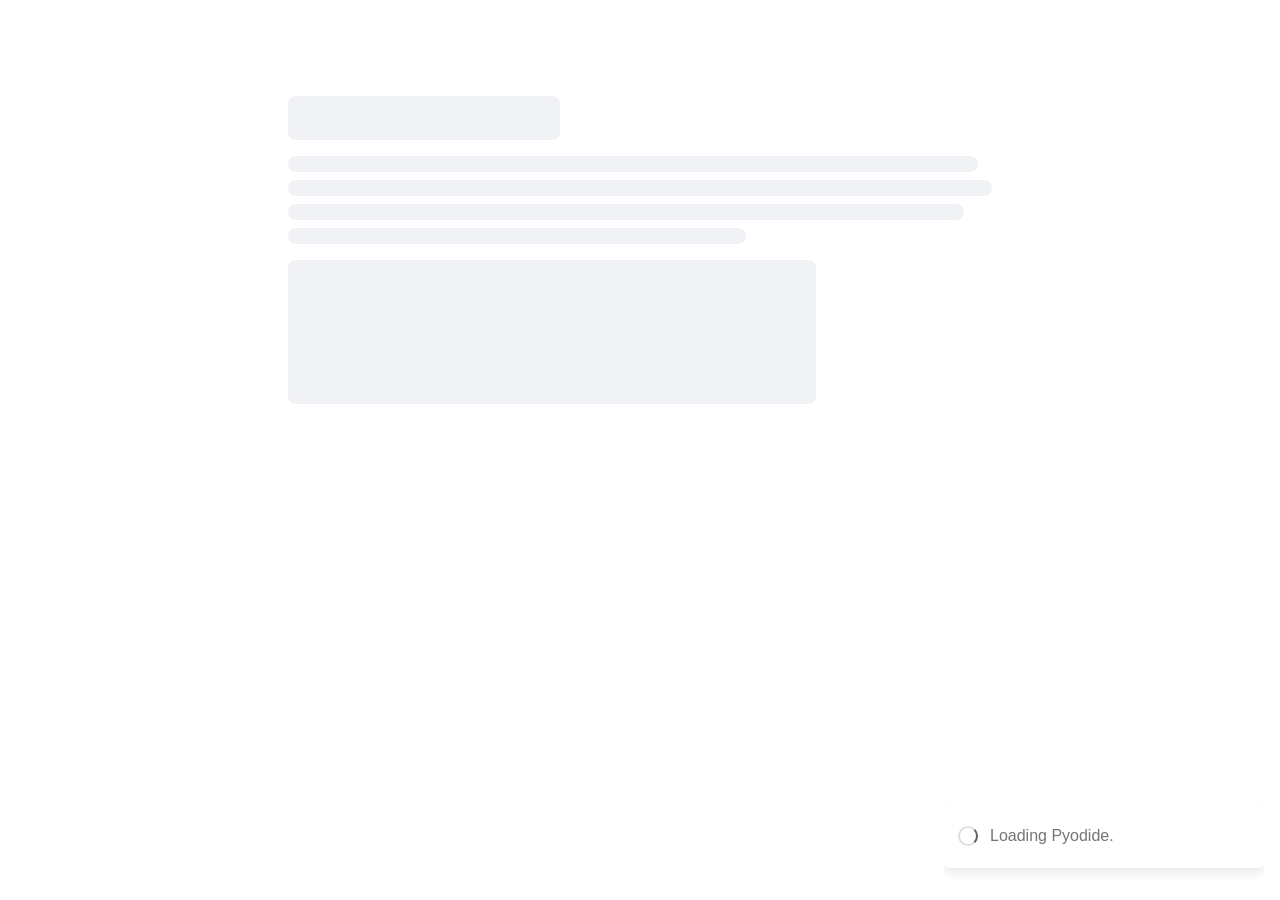
<file: index.html>
<!doctype html>
<html lang="en">
  <head>
    <meta charset="utf-8">
    <meta name="viewport" content="width=device-width,initial-scale=1">
    <title>Northstar Cold Chain — The ERM Mandate</title>
    <link rel="stylesheet" href="./vendor/stlite.css">
  </head>
  <body>
    <div id="root"><p role="status">Loading Northstar Cold Chain. The first visit downloads the browser Python runtime.</p></div>
    <noscript>This activity needs JavaScript and WebAssembly enabled.</noscript>
    <script type="module">
      import { mount } from "./vendor/stlite.js";
      try {
        const response = await fetch("./app.json");
        if (!response.ok) throw new Error(`Application files: HTTP ${response.status}`);
        const config = await response.json();
        config.pyodideUrl = new URL(config.pyodideUrl, window.location.href).href;
        config.requirements = config.requirements.map(url => new URL(url, window.location.href).href);
        mount(config, document.getElementById("root"));
      } catch (error) {
        document.getElementById("root").textContent = `Unable to load the activity. Check your connection and refresh. ${error.message}`;
      }
    </script>
  </body>
</html>
</file>
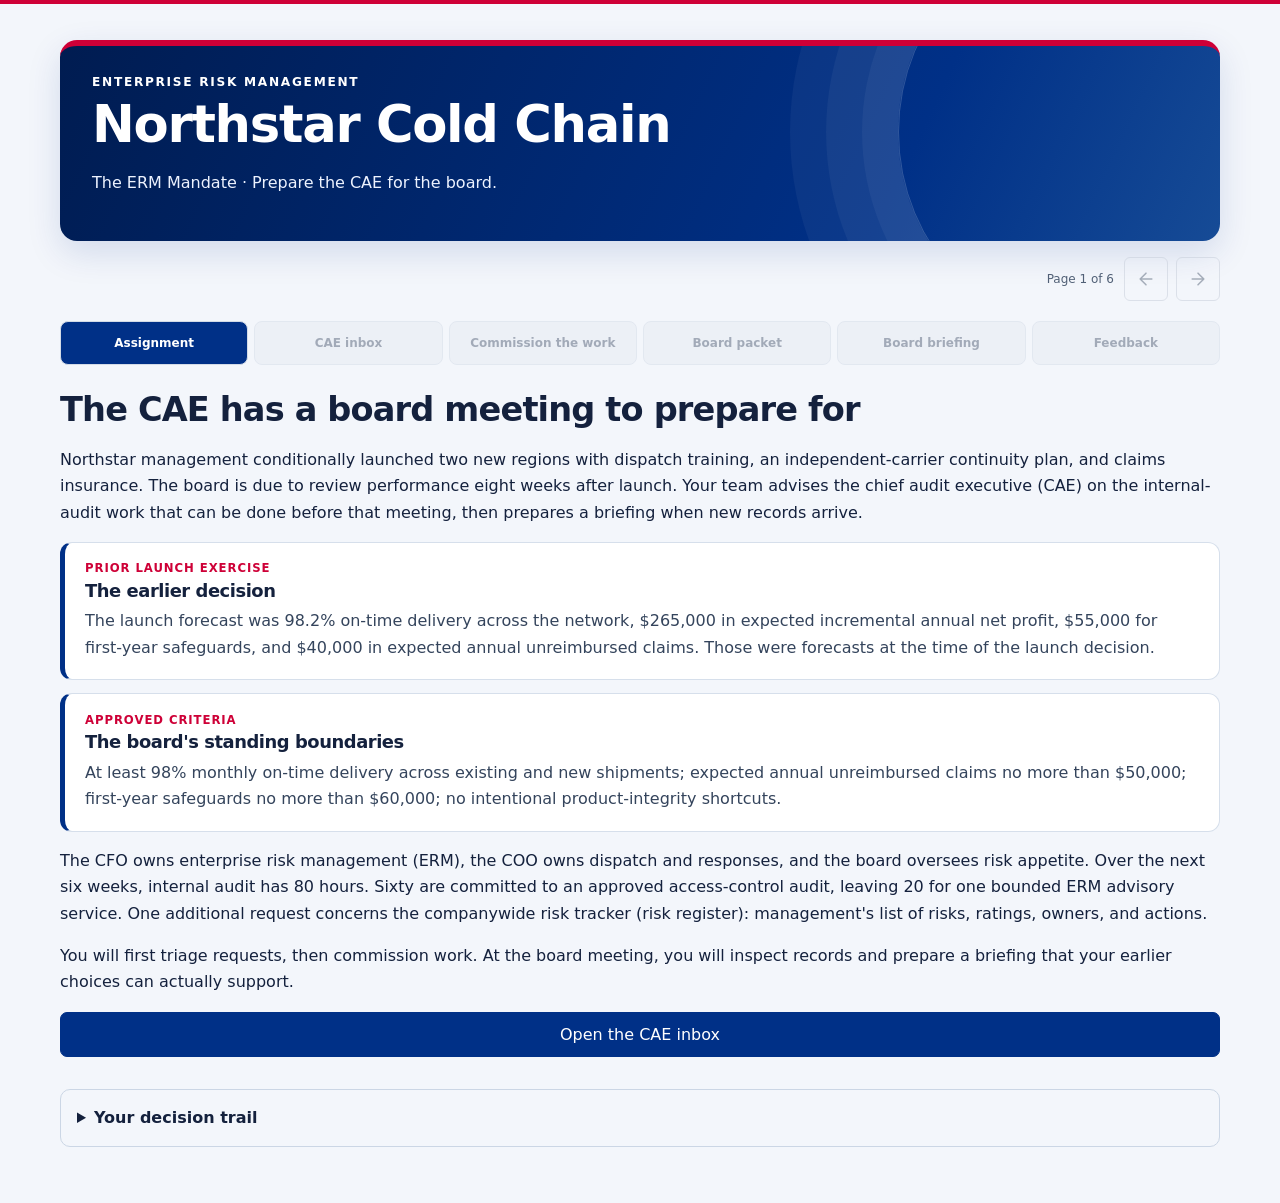
<file: js/index.html>
<!doctype html>
<html lang="en">
<head>
  <meta charset="utf-8">
  <meta name="viewport" content="width=device-width, initial-scale=1">
  <meta name="description" content="Advise the chief audit executive and prepare an evidence-based board briefing for Northstar Cold Chain.">
  <title>Northstar Cold Chain | The ERM Mandate</title>
  <link rel="stylesheet" href="./style.css">
</head>
<body>
  <a class="skip" href="#lesson">Skip to the activity</a>
  <main class="shell" id="app"><p role="status">Opening Northstar Cold Chain…</p></main>
  <noscript>This activity needs JavaScript enabled.</noscript>
  <script type="module" src="./app.js"></script>
</body>
</html>
</file>
<file: vendor/stlite.css>
@font-face{font-display:block;font-family:KaTeX_AMS;font-style:normal;font-weight:400;src:url(./assets/a79f1c3119cd700d.woff2)format("woff2"),url(./assets/1608a09b4aff30c2.woff)format("woff"),url(./assets/4aafdb685c2bf1c9.ttf)format("truetype")}@font-face{font-display:block;font-family:KaTeX_Caligraphic;font-style:normal;font-weight:700;src:url(./assets/ec17d132645b2c86.woff2)format("woff2"),url(./assets/b67709187bb0654a.woff)format("woff"),url(./assets/cce5b8ecea35407a.ttf)format("truetype")}@font-face{font-display:block;font-family:KaTeX_Caligraphic;font-style:normal;font-weight:400;src:url(./assets/55fac25845c12663.woff2)format("woff2"),url(./assets/dad44a7fc678e2ca.woff)format("woff"),url(./assets/07ef19e7b06429d4.ttf)format("truetype")}@font-face{font-display:block;font-family:KaTeX_Fraktur;font-style:normal;font-weight:700;src:url(./assets/d42a5579b0283025.woff2)format("woff2"),url(./assets/9f256b8593ce632e.woff)format("woff"),url(./assets/b18f59e1d1359581.ttf)format("truetype")}@font-face{font-display:block;font-family:KaTeX_Fraktur;font-style:normal;font-weight:400;src:url(./assets/d3c882a649b3f4fa.woff2)format("woff2"),url(./assets/7c1871215eef4da8.woff)format("woff"),url(./assets/ed38e79f5799ceca.ttf)format("truetype")}@font-face{font-display:block;font-family:KaTeX_Main;font-style:normal;font-weight:700;src:url(./assets/c3fb5ac22fd413f2.woff2)format("woff2"),url(./assets/d181c4650dd0c0fe.woff)format("woff"),url(./assets/b74a1a8b2c5d73c2.ttf)format("truetype")}@font-face{font-display:block;font-family:KaTeX_Main;font-style:italic;font-weight:700;src:url(./assets/6f2bb1dff24614a5.woff2)format("woff2"),url(./assets/e3f82f9d2724733a.woff)format("woff"),url(./assets/70d8b0a530ab8484.ttf)format("truetype")}@font-face{font-display:block;font-family:KaTeX_Main;font-style:italic;font-weight:400;src:url(./assets/8916142bec8821e7.woff2)format("woff2"),url(./assets/9024d815ba48fa55.woff)format("woff"),url(./assets/47373d1e512354bb.ttf)format("truetype")}@font-face{font-display:block;font-family:KaTeX_Main;font-style:normal;font-weight:400;src:url(./assets/0462f03bdf9d9e26.woff2)format("woff2"),url(./assets/7f51fe034014000e.woff)format("woff"),url(./assets/b7f8fe9b5f78a977.ttf)format("truetype")}@font-face{font-display:block;font-family:KaTeX_Math;font-style:italic;font-weight:700;src:url(./assets/572d331f69425f62.woff2)format("woff2"),url(./assets/f1035d8d5d945108.woff)format("woff"),url(./assets/a879cf8383e22737.ttf)format("truetype")}@font-face{font-display:block;font-family:KaTeX_Math;font-style:italic;font-weight:400;src:url(./assets/f28c23acad0b6d75.woff2)format("woff2"),url(./assets/5295ba483ad9f51a.woff)format("woff"),url(./assets/939bc64440a13865.ttf)format("truetype")}@font-face{font-display:block;font-family:KaTeX_SansSerif;font-style:normal;font-weight:700;src:url(./assets/8c5b5494b63adb73.woff2)format("woff2"),url(./assets/bf59d231c34de257.woff)format("woff"),url(./assets/94e1e8dc5ff5d517.ttf)format("truetype")}@font-face{font-display:block;font-family:KaTeX_SansSerif;font-style:italic;font-weight:400;src:url(./assets/3b1e59b3ba055bda.woff2)format("woff2"),url(./assets/7c9bc82b17fa2586.woff)format("woff"),url(./assets/b4c20c84d8259773.ttf)format("truetype")}@font-face{font-display:block;font-family:KaTeX_SansSerif;font-style:normal;font-weight:400;src:url(./assets/ba21ed5f8468b2b7.woff2)format("woff2"),url(./assets/740484788f643b19.woff)format("woff"),url(./assets/d4d7ba480428fe6e.ttf)format("truetype")}@font-face{font-display:block;font-family:KaTeX_Script;font-style:normal;font-weight:400;src:url(./assets/03e9641d6f9e9223.woff2)format("woff2"),url(./assets/0750571032beef1a.woff)format("woff"),url(./assets/fe9cbbe1a0f37727.ttf)format("truetype")}@font-face{font-display:block;font-family:KaTeX_Size1;font-style:normal;font-weight:400;src:url(./assets/eae34984b3dc1874.woff2)format("woff2"),url(./assets/e1e279cbdd2feecd.woff)format("woff"),url(./assets/fabc004aab10cb40.ttf)format("truetype")}@font-face{font-display:block;font-family:KaTeX_Size2;font-style:normal;font-weight:400;src:url(./assets/5916a24fa3ab2b17.woff2)format("woff2"),url(./assets/577270225ea69a74.woff)format("woff"),url(./assets/d6b476ecd3949434.ttf)format("truetype")}@font-face{font-display:block;font-family:KaTeX_Size3;font-style:normal;font-weight:400;src:url(./assets/b4230e7e83f57db8.woff2)format("woff2"),url(./assets/9acaf01c6476f53a.woff)format("woff"),url(./assets/a144ef5840bbd063.ttf)format("truetype")}@font-face{font-display:block;font-family:KaTeX_Size4;font-style:normal;font-weight:400;src:url(./assets/10d95fd3a2a3c8c5.woff2)format("woff2"),url(./assets/7a996c9da2ec18e6.woff)format("woff"),url(./assets/fbccdabe0ae624b8.ttf)format("truetype")}@font-face{font-display:block;font-family:KaTeX_Typewriter;font-style:normal;font-weight:400;src:url(./assets/a8709e36220dee77.woff2)format("woff2"),url(./assets/6258592bdc9387b6.woff)format("woff"),url(./assets/d97aaf4a1ebf38b0.ttf)format("truetype")}.katex{text-indent:0;text-rendering:auto;font:1.21em/1.2 KaTeX_Main,Times New Roman,serif;position:relative}.katex *{border-color:currentColor;-ms-high-contrast-adjust:none!important}.katex .katex-version:after{content:"0.16.47"}.katex .katex-mathml{clip-path:inset(50%);border:0;width:1px;height:1px;padding:0;position:absolute;overflow:hidden}.katex .katex-html>.newline{display:block}.katex .base{white-space:nowrap;width:min-content;position:relative}.katex .base,.katex .strut{display:inline-block}.katex .textbf{font-weight:700}.katex .textit{font-style:italic}.katex .textrm{font-family:KaTeX_Main}.katex .textsf{font-family:KaTeX_SansSerif}.katex .texttt{font-family:KaTeX_Typewriter}.katex .mathnormal{font-family:KaTeX_Math;font-style:italic}.katex .mathit{font-family:KaTeX_Main;font-style:italic}.katex .mathrm{font-style:normal}.katex .mathbf{font-family:KaTeX_Main;font-weight:700}.katex .boldsymbol{font-family:KaTeX_Math;font-style:italic;font-weight:700}.katex .amsrm,.katex .mathbb,.katex .textbb{font-family:KaTeX_AMS}.katex .mathcal{font-family:KaTeX_Caligraphic}.katex .mathfrak,.katex .textfrak{font-family:KaTeX_Fraktur}.katex .mathboldfrak,.katex .textboldfrak{font-family:KaTeX_Fraktur;font-weight:700}.katex .mathtt{font-family:KaTeX_Typewriter}.katex .mathscr,.katex .textscr{font-family:KaTeX_Script}.katex .mathsf,.katex .textsf{font-family:KaTeX_SansSerif}.katex .mathboldsf,.katex .textboldsf{font-family:KaTeX_SansSerif;font-weight:700}.katex .mathitsf,.katex .mathsfit,.katex .textitsf{font-family:KaTeX_SansSerif;font-style:italic}.katex .mainrm{font-family:KaTeX_Main;font-style:normal}.katex .vlist-t{border-collapse:collapse;table-layout:fixed;display:inline-table}.katex .vlist-r{display:table-row}.katex .vlist{vertical-align:bottom;display:table-cell;position:relative}.katex .vlist>span{height:0;display:block;position:relative}.katex .vlist>span>span{display:inline-block}.katex .vlist>span>.pstrut{width:0;overflow:hidden}.katex .vlist-t2{margin-right:-2px}.katex .vlist-s{vertical-align:bottom;width:2px;min-width:2px;font-size:1px;display:table-cell}.katex .vbox{flex-direction:column;align-items:baseline;display:inline-flex}.katex .hbox{width:100%}.katex .hbox,.katex .thinbox{flex-direction:row;display:inline-flex}.katex .thinbox{width:0;max-width:0}.katex .msupsub{text-align:left}.katex .mfrac>span>span{text-align:center}.katex .mfrac .frac-line{border-bottom-style:solid;width:100%;display:inline-block}.katex .hdashline,.katex .hline,.katex .mfrac .frac-line,.katex .overline .overline-line,.katex .rule,.katex .underline .underline-line{min-height:1px}.katex .mspace{display:inline-block}.katex .smash{line-height:0;display:inline}.katex .clap,.katex .llap,.katex .rlap{width:0;position:relative}.katex .clap>.inner,.katex .llap>.inner,.katex .rlap>.inner{position:absolute}.katex .clap>.fix,.katex .llap>.fix,.katex .rlap>.fix{display:inline-block}.katex .llap>.inner{right:0}.katex .clap>.inner,.katex .rlap>.inner{left:0}.katex .clap>.inner>span{margin-left:-50%;margin-right:50%}.katex .rule{border:0 solid;display:inline-block;position:relative}.katex .hline,.katex .overline .overline-line,.katex .underline .underline-line{border-bottom-style:solid;width:100%;display:inline-block}.katex .hdashline{border-bottom-style:dashed;width:100%;display:inline-block}.katex .sqrt>.root{margin-left:.277778em;margin-right:-.555556em}.katex .fontsize-ensurer.reset-size1.size1,.katex .sizing.reset-size1.size1{font-size:1em}.katex .fontsize-ensurer.reset-size1.size2,.katex .sizing.reset-size1.size2{font-size:1.2em}.katex .fontsize-ensurer.reset-size1.size3,.katex .sizing.reset-size1.size3{font-size:1.4em}.katex .fontsize-ensurer.reset-size1.size4,.katex .sizing.reset-size1.size4{font-size:1.6em}.katex .fontsize-ensurer.reset-size1.size5,.katex .sizing.reset-size1.size5{font-size:1.8em}.katex .fontsize-ensurer.reset-size1.size6,.katex .sizing.reset-size1.size6{font-size:2em}.katex .fontsize-ensurer.reset-size1.size7,.katex .sizing.reset-size1.size7{font-size:2.4em}.katex .fontsize-ensurer.reset-size1.size8,.katex .sizing.reset-size1.size8{font-size:2.88em}.katex .fontsize-ensurer.reset-size1.size9,.katex .sizing.reset-size1.size9{font-size:3.456em}.katex .fontsize-ensurer.reset-size1.size10,.katex .sizing.reset-size1.size10{font-size:4.148em}.katex .fontsize-ensurer.reset-size1.size11,.katex .sizing.reset-size1.size11{font-size:4.976em}.katex .fontsize-ensurer.reset-size2.size1,.katex .sizing.reset-size2.size1{font-size:.833333em}.katex .fontsize-ensurer.reset-size2.size2,.katex .sizing.reset-size2.size2{font-size:1em}.katex .fontsize-ensurer.reset-size2.size3,.katex .sizing.reset-size2.size3{font-size:1.16667em}.katex .fontsize-ensurer.reset-size2.size4,.katex .sizing.reset-size2.size4{font-size:1.33333em}.katex .fontsize-ensurer.reset-size2.size5,.katex .sizing.reset-size2.size5{font-size:1.5em}.katex .fontsize-ensurer.reset-size2.size6,.katex .sizing.reset-size2.size6{font-size:1.66667em}.katex .fontsize-ensurer.reset-size2.size7,.katex .sizing.reset-size2.size7{font-size:2em}.katex .fontsize-ensurer.reset-size2.size8,.katex .sizing.reset-size2.size8{font-size:2.4em}.katex .fontsize-ensurer.reset-size2.size9,.katex .sizing.reset-size2.size9{font-size:2.88em}.katex .fontsize-ensurer.reset-size2.size10,.katex .sizing.reset-size2.size10{font-size:3.45667em}.katex .fontsize-ensurer.reset-size2.size11,.katex .sizing.reset-size2.size11{font-size:4.14667em}.katex .fontsize-ensurer.reset-size3.size1,.katex .sizing.reset-size3.size1{font-size:.714286em}.katex .fontsize-ensurer.reset-size3.size2,.katex .sizing.reset-size3.size2{font-size:.857143em}.katex .fontsize-ensurer.reset-size3.size3,.katex .sizing.reset-size3.size3{font-size:1em}.katex .fontsize-ensurer.reset-size3.size4,.katex .sizing.reset-size3.size4{font-size:1.14286em}.katex .fontsize-ensurer.reset-size3.size5,.katex .sizing.reset-size3.size5{font-size:1.28571em}.katex .fontsize-ensurer.reset-size3.size6,.katex .sizing.reset-size3.size6{font-size:1.42857em}.katex .fontsize-ensurer.reset-size3.size7,.katex .sizing.reset-size3.size7{font-size:1.71429em}.katex .fontsize-ensurer.reset-size3.size8,.katex .sizing.reset-size3.size8{font-size:2.05714em}.katex .fontsize-ensurer.reset-size3.size9,.katex .sizing.reset-size3.size9{font-size:2.46857em}.katex .fontsize-ensurer.reset-size3.size10,.katex .sizing.reset-size3.size10{font-size:2.96286em}.katex .fontsize-ensurer.reset-size3.size11,.katex .sizing.reset-size3.size11{font-size:3.55429em}.katex .fontsize-ensurer.reset-size4.size1,.katex .sizing.reset-size4.size1{font-size:.625em}.katex .fontsize-ensurer.reset-size4.size2,.katex .sizing.reset-size4.size2{font-size:.75em}.katex .fontsize-ensurer.reset-size4.size3,.katex .sizing.reset-size4.size3{font-size:.875em}.katex .fontsize-ensurer.reset-size4.size4,.katex .sizing.reset-size4.size4{font-size:1em}.katex .fontsize-ensurer.reset-size4.size5,.katex .sizing.reset-size4.size5{font-size:1.125em}.katex .fontsize-ensurer.reset-size4.size6,.katex .sizing.reset-size4.size6{font-size:1.25em}.katex .fontsize-ensurer.reset-size4.size7,.katex .sizing.reset-size4.size7{font-size:1.5em}.katex .fontsize-ensurer.reset-size4.size8,.katex .sizing.reset-size4.size8{font-size:1.8em}.katex .fontsize-ensurer.reset-size4.size9,.katex .sizing.reset-size4.size9{font-size:2.16em}.katex .fontsize-ensurer.reset-size4.size10,.katex .sizing.reset-size4.size10{font-size:2.5925em}.katex .fontsize-ensurer.reset-size4.size11,.katex .sizing.reset-size4.size11{font-size:3.11em}.katex .fontsize-ensurer.reset-size5.size1,.katex .sizing.reset-size5.size1{font-size:.555556em}.katex .fontsize-ensurer.reset-size5.size2,.katex .sizing.reset-size5.size2{font-size:.666667em}.katex .fontsize-ensurer.reset-size5.size3,.katex .sizing.reset-size5.size3{font-size:.777778em}.katex .fontsize-ensurer.reset-size5.size4,.katex .sizing.reset-size5.size4{font-size:.888889em}.katex .fontsize-ensurer.reset-size5.size5,.katex .sizing.reset-size5.size5{font-size:1em}.katex .fontsize-ensurer.reset-size5.size6,.katex .sizing.reset-size5.size6{font-size:1.11111em}.katex .fontsize-ensurer.reset-size5.size7,.katex .sizing.reset-size5.size7{font-size:1.33333em}.katex .fontsize-ensurer.reset-size5.size8,.katex .sizing.reset-size5.size8{font-size:1.6em}.katex .fontsize-ensurer.reset-size5.size9,.katex .sizing.reset-size5.size9{font-size:1.92em}.katex .fontsize-ensurer.reset-size5.size10,.katex .sizing.reset-size5.size10{font-size:2.30444em}.katex .fontsize-ensurer.reset-size5.size11,.katex .sizing.reset-size5.size11{font-size:2.76444em}.katex .fontsize-ensurer.reset-size6.size1,.katex .sizing.reset-size6.size1{font-size:.5em}.katex .fontsize-ensurer.reset-size6.size2,.katex .sizing.reset-size6.size2{font-size:.6em}.katex .fontsize-ensurer.reset-size6.size3,.katex .sizing.reset-size6.size3{font-size:.7em}.katex .fontsize-ensurer.reset-size6.size4,.katex .sizing.reset-size6.size4{font-size:.8em}.katex .fontsize-ensurer.reset-size6.size5,.katex .sizing.reset-size6.size5{font-size:.9em}.katex .fontsize-ensurer.reset-size6.size6,.katex .sizing.reset-size6.size6{font-size:1em}.katex .fontsize-ensurer.reset-size6.size7,.katex .sizing.reset-size6.size7{font-size:1.2em}.katex .fontsize-ensurer.reset-size6.size8,.katex .sizing.reset-size6.size8{font-size:1.44em}.katex .fontsize-ensurer.reset-size6.size9,.katex .sizing.reset-size6.size9{font-size:1.728em}.katex .fontsize-ensurer.reset-size6.size10,.katex .sizing.reset-size6.size10{font-size:2.074em}.katex .fontsize-ensurer.reset-size6.size11,.katex .sizing.reset-size6.size11{font-size:2.488em}.katex .fontsize-ensurer.reset-size7.size1,.katex .sizing.reset-size7.size1{font-size:.416667em}.katex .fontsize-ensurer.reset-size7.size2,.katex .sizing.reset-size7.size2{font-size:.5em}.katex .fontsize-ensurer.reset-size7.size3,.katex .sizing.reset-size7.size3{font-size:.583333em}.katex .fontsize-ensurer.reset-size7.size4,.katex .sizing.reset-size7.size4{font-size:.666667em}.katex .fontsize-ensurer.reset-size7.size5,.katex .sizing.reset-size7.size5{font-size:.75em}.katex .fontsize-ensurer.reset-size7.size6,.katex .sizing.reset-size7.size6{font-size:.833333em}.katex .fontsize-ensurer.reset-size7.size7,.katex .sizing.reset-size7.size7{font-size:1em}.katex .fontsize-ensurer.reset-size7.size8,.katex .sizing.reset-size7.size8{font-size:1.2em}.katex .fontsize-ensurer.reset-size7.size9,.katex .sizing.reset-size7.size9{font-size:1.44em}.katex .fontsize-ensurer.reset-size7.size10,.katex .sizing.reset-size7.size10{font-size:1.72833em}.katex .fontsize-ensurer.reset-size7.size11,.katex .sizing.reset-size7.size11{font-size:2.07333em}.katex .fontsize-ensurer.reset-size8.size1,.katex .sizing.reset-size8.size1{font-size:.347222em}.katex .fontsize-ensurer.reset-size8.size2,.katex .sizing.reset-size8.size2{font-size:.416667em}.katex .fontsize-ensurer.reset-size8.size3,.katex .sizing.reset-size8.size3{font-size:.486111em}.katex .fontsize-ensurer.reset-size8.size4,.katex .sizing.reset-size8.size4{font-size:.555556em}.katex .fontsize-ensurer.reset-size8.size5,.katex .sizing.reset-size8.size5{font-size:.625em}.katex .fontsize-ensurer.reset-size8.size6,.katex .sizing.reset-size8.size6{font-size:.694444em}.katex .fontsize-ensurer.reset-size8.size7,.katex .sizing.reset-size8.size7{font-size:.833333em}.katex .fontsize-ensurer.reset-size8.size8,.katex .sizing.reset-size8.size8{font-size:1em}.katex .fontsize-ensurer.reset-size8.size9,.katex .sizing.reset-size8.size9{font-size:1.2em}.katex .fontsize-ensurer.reset-size8.size10,.katex .sizing.reset-size8.size10{font-size:1.44028em}.katex .fontsize-ensurer.reset-size8.size11,.katex .sizing.reset-size8.size11{font-size:1.72778em}.katex .fontsize-ensurer.reset-size9.size1,.katex .sizing.reset-size9.size1{font-size:.289352em}.katex .fontsize-ensurer.reset-size9.size2,.katex .sizing.reset-size9.size2{font-size:.347222em}.katex .fontsize-ensurer.reset-size9.size3,.katex .sizing.reset-size9.size3{font-size:.405093em}.katex .fontsize-ensurer.reset-size9.size4,.katex .sizing.reset-size9.size4{font-size:.462963em}.katex .fontsize-ensurer.reset-size9.size5,.katex .sizing.reset-size9.size5{font-size:.520833em}.katex .fontsize-ensurer.reset-size9.size6,.katex .sizing.reset-size9.size6{font-size:.578704em}.katex .fontsize-ensurer.reset-size9.size7,.katex .sizing.reset-size9.size7{font-size:.694444em}.katex .fontsize-ensurer.reset-size9.size8,.katex .sizing.reset-size9.size8{font-size:.833333em}.katex .fontsize-ensurer.reset-size9.size9,.katex .sizing.reset-size9.size9{font-size:1em}.katex .fontsize-ensurer.reset-size9.size10,.katex .sizing.reset-size9.size10{font-size:1.20023em}.katex .fontsize-ensurer.reset-size9.size11,.katex .sizing.reset-size9.size11{font-size:1.43981em}.katex .fontsize-ensurer.reset-size10.size1,.katex .sizing.reset-size10.size1{font-size:.24108em}.katex .fontsize-ensurer.reset-size10.size2,.katex .sizing.reset-size10.size2{font-size:.289296em}.katex .fontsize-ensurer.reset-size10.size3,.katex .sizing.reset-size10.size3{font-size:.337512em}.katex .fontsize-ensurer.reset-size10.size4,.katex .sizing.reset-size10.size4{font-size:.385728em}.katex .fontsize-ensurer.reset-size10.size5,.katex .sizing.reset-size10.size5{font-size:.433944em}.katex .fontsize-ensurer.reset-size10.size6,.katex .sizing.reset-size10.size6{font-size:.48216em}.katex .fontsize-ensurer.reset-size10.size7,.katex .sizing.reset-size10.size7{font-size:.578592em}.katex .fontsize-ensurer.reset-size10.size8,.katex .sizing.reset-size10.size8{font-size:.694311em}.katex .fontsize-ensurer.reset-size10.size9,.katex .sizing.reset-size10.size9{font-size:.833173em}.katex .fontsize-ensurer.reset-size10.size10,.katex .sizing.reset-size10.size10{font-size:1em}.katex .fontsize-ensurer.reset-size10.size11,.katex .sizing.reset-size10.size11{font-size:1.19961em}.katex .fontsize-ensurer.reset-size11.size1,.katex .sizing.reset-size11.size1{font-size:.200965em}.katex .fontsize-ensurer.reset-size11.size2,.katex .sizing.reset-size11.size2{font-size:.241158em}.katex .fontsize-ensurer.reset-size11.size3,.katex .sizing.reset-size11.size3{font-size:.281351em}.katex .fontsize-ensurer.reset-size11.size4,.katex .sizing.reset-size11.size4{font-size:.321543em}.katex .fontsize-ensurer.reset-size11.size5,.katex .sizing.reset-size11.size5{font-size:.361736em}.katex .fontsize-ensurer.reset-size11.size6,.katex .sizing.reset-size11.size6{font-size:.401929em}.katex .fontsize-ensurer.reset-size11.size7,.katex .sizing.reset-size11.size7{font-size:.482315em}.katex .fontsize-ensurer.reset-size11.size8,.katex .sizing.reset-size11.size8{font-size:.578778em}.katex .fontsize-ensurer.reset-size11.size9,.katex .sizing.reset-size11.size9{font-size:.694534em}.katex .fontsize-ensurer.reset-size11.size10,.katex .sizing.reset-size11.size10{font-size:.833601em}.katex .fontsize-ensurer.reset-size11.size11,.katex .sizing.reset-size11.size11{font-size:1em}.katex .delimsizing.size1{font-family:KaTeX_Size1}.katex .delimsizing.size2{font-family:KaTeX_Size2}.katex .delimsizing.size3{font-family:KaTeX_Size3}.katex .delimsizing.size4{font-family:KaTeX_Size4}.katex .delimsizing.mult .delim-size1>span{font-family:KaTeX_Size1}.katex .delimsizing.mult .delim-size4>span{font-family:KaTeX_Size4}.katex .nulldelimiter{width:.12em;display:inline-block}.katex .delimcenter,.katex .op-symbol{position:relative}.katex .op-symbol.small-op{font-family:KaTeX_Size1}.katex .op-symbol.large-op{font-family:KaTeX_Size2}.katex .accent>.vlist-t,.katex .op-limits>.vlist-t{text-align:center}.katex .accent .accent-body{position:relative}.katex .accent .accent-body:not(.accent-full){width:0}.katex .overlay{display:block}.katex .mtable .vertical-separator{min-width:1px;display:inline-block}.katex .mtable .arraycolsep{display:inline-block}.katex .mtable .col-align-c>.vlist-t{text-align:center}.katex .mtable .col-align-l>.vlist-t{text-align:left}.katex .mtable .col-align-r>.vlist-t{text-align:right}.katex .svg-align{text-align:left}.katex svg{fill:currentColor;stroke:currentColor;height:inherit;width:100%;display:block;position:absolute}.katex svg path{stroke:none}.katex svg{fill-rule:nonzero;fill-opacity:1;stroke-width:1px;stroke-linecap:butt;stroke-linejoin:miter;stroke-miterlimit:4;stroke-dasharray:none;stroke-dashoffset:0;stroke-opacity:1}.katex img{border-style:none;min-width:0;max-width:none;min-height:0;max-height:none}.katex .stretchy{width:100%;display:block;position:relative;overflow:hidden}.katex .stretchy:after,.katex .stretchy:before{content:""}.katex .hide-tail{width:100%;position:relative;overflow:hidden}.katex .halfarrow-left{width:50.2%;position:absolute;left:0;overflow:hidden}.katex .halfarrow-right{width:50.2%;position:absolute;right:0;overflow:hidden}.katex .brace-left{width:25.1%;position:absolute;left:0;overflow:hidden}.katex .brace-center{width:50%;position:absolute;left:25%;overflow:hidden}.katex .brace-right{width:25.1%;position:absolute;right:0;overflow:hidden}.katex .x-arrow-pad{padding:0 .5em}.katex .cd-arrow-pad{padding:0 .55556em 0 .27778em}.katex .mover,.katex .munder,.katex .x-arrow{text-align:center}.katex .boxpad{padding:0 .3em}.katex .fbox,.katex .fcolorbox{box-sizing:border-box;border:.04em solid}.katex .cancel-pad{padding:0 .2em}.katex .cancel-lap{margin-left:-.2em;margin-right:-.2em}.katex .sout{border-bottom-style:solid;border-bottom-width:.08em}.katex .angl{box-sizing:border-box;border-top:.049em solid;border-right:.049em solid;margin-right:.03889em}.katex .anglpad{padding:0 .03889em}.katex .eqn-num:before{content:"(" counter(katexEqnNo) ")";counter-increment:katexEqnNo}.katex .mml-eqn-num:before{content:"(" counter(mmlEqnNo) ")";counter-increment:mmlEqnNo}.katex .mtr-glue{width:50%}.katex .cd-vert-arrow{display:inline-block;position:relative}.katex .cd-label-left{text-align:left;display:inline-block;position:absolute;right:calc(50% + .3em)}.katex .cd-label-right{text-align:right;display:inline-block;position:absolute;left:calc(50% + .3em)}.katex-display{text-align:center;margin:1em 0;display:block}.katex-display>.katex{text-align:center;white-space:nowrap;display:block}.katex-display>.katex>.katex-html{display:block;position:relative}.katex-display>.katex>.katex-html>.tag{position:absolute;right:0}.katex-display.leqno>.katex>.katex-html>.tag{left:0;right:auto}.katex-display.fleqn>.katex{text-align:left;padding-left:2em}body{counter-reset:katexEqnNo mmlEqnNo}@font-face{font-family:Source Code Pro;font-weight:100 900;font-style:normal;src:url(./assets/a804e71d97445f8d.woff2)format("woff2")}@font-face{font-family:Source Code Pro;font-weight:100 900;font-style:italic;src:url(./assets/8f3fbac23cf728b8.woff2)format("woff2")}@font-face{font-family:Source Sans;font-weight:100 900;font-style:normal;src:url(./assets/512f7db3dabc21be.woff2)format("woff2")}@font-face{font-family:Source Sans;font-weight:100 900;font-style:italic;src:url(./assets/7792f25d7cfcf9ce.woff2)format("woff2")}@font-face{font-family:Source Serif;font-weight:100 900;font-style:normal;src:url(./assets/3c140978545d93ab.woff2)format("woff2")}@font-face{font-family:Source Serif;font-weight:100 900;font-style:italic;src:url(./assets/a076e6c278e8bf5c.woff2)format("woff2")}@font-face{font-family:Material Symbols Rounded;font-style:normal;font-weight:400;font-display:block;src:url(./assets/aec331590fac9222.woff2)format("woff2")}.gdg-r17m35ur{background-color:var(--gdg-bg-header-has-focus);box-shadow:0 0 0 1px var(--gdg-border-color);color:var(--gdg-text-group-header);min-height:var(--r17m35ur-0);font:var(--gdg-header-font-style) var(--gdg-font-family);border:none;border-radius:9px;outline:none;flex-grow:1;padding:0 8px}.gdg-c1tqibwd{background-color:var(--gdg-bg-header);align-items:center;padding:0 8px;display:flex}.gdg-s1dgczr6 .dvn-scroller{overflow:var(--s1dgczr6-0);transform:translateZ(0)}.gdg-s1dgczr6 .dvn-hidden{visibility:hidden}.gdg-s1dgczr6 .dvn-scroll-inner{pointer-events:none;display:flex}.gdg-s1dgczr6 .dvn-scroll-inner>*{flex-shrink:0}.gdg-s1dgczr6 .dvn-scroll-inner .dvn-spacer{flex-grow:1}.gdg-s1dgczr6 .dvn-scroll-inner .dvn-stack{flex-direction:column;display:flex}.gdg-s1dgczr6 .dvn-underlay>*{position:absolute;top:0;left:0}.gdg-s1dgczr6 canvas{outline:none}.gdg-s1dgczr6 canvas *{height:0}.gdg-wmyidgi{min-width:10px;max-width:100%;min-height:10px;max-height:100%;width:var(--wmyidgi-0);height:var(--wmyidgi-1);direction:ltr;position:relative;overflow:clip}.gdg-wmyidgi>:first-child{width:100%;height:100%;position:absolute;top:0;left:0}.gdg-b1ygi5by{flex-wrap:wrap;margin-top:auto;margin-bottom:auto;display:flex;overflow:auto}.gdg-b1ygi5by .boe-bubble{border-radius:var(--gdg-rounding-radius,calc(var(--gdg-bubble-height) / 2));padding:0 var(--gdg-bubble-padding);height:var(--gdg-bubble-height);background-color:var(--gdg-bg-bubble);color:var(--gdg-text-dark);margin:var(--gdg-bubble-margin);white-space:nowrap;justify-content:center;align-items:center;display:flex}.gdg-b1ygi5by textarea{opacity:0;width:0;height:0;position:absolute;top:0;left:0}.gdg-u1rrojo{flex-grow:1;align-items:center;min-height:21px;display:flex}.gdg-u1rrojo .gdg-link-area{cursor:pointer;text-overflow:ellipsis;white-space:nowrap;color:var(--gdg-link-color);flex-grow:1;flex-shrink:1;margin-right:8px;overflow:hidden;text-decoration:underline!important}.gdg-u1rrojo .gdg-edit-icon{width:32px;color:var(--gdg-accent-color);cursor:pointer;flex-shrink:0;justify-content:center;align-items:center;display:flex}.gdg-u1rrojo .gdg-edit-icon>*{width:24px;height:24px}.gdg-u1rrojo textarea{opacity:0;width:0;height:0;position:absolute;top:0;left:0}.gdg-m1pnx84e{min-width:var(--m1pnx84e-0);width:100%;color:var(--gdg-text-dark);justify-content:space-between;align-items:flex-start;display:flex;position:relative}.gdg-m1pnx84e .gdg-g1y0xocz{flex-shrink:1;min-width:0}.gdg-m1pnx84e .gdg-spacer{flex:1}.gdg-m1pnx84e .gdg-edit-icon{cursor:pointer;color:var(--gdg-accent-color);width:24px;height:24px;transition:all "0.125s ease";border-radius:6px;flex-shrink:0;justify-content:center;align-items:center;padding:0;display:flex;position:relative}.gdg-m1pnx84e .gdg-edit-icon>*{width:16px;height:16px}.gdg-m1pnx84e .gdg-edit-hover :hover{background-color:var(--gdg-accent-light);transition:background-color .15s}.gdg-m1pnx84e .gdg-checkmark-hover :hover{color:#fff;background-color:var(--gdg-accent-color)}.gdg-m1pnx84e .gdg-md-edit-textarea{opacity:0;width:0;height:0;margin-top:25px;padding:0;position:relative;top:0;left:0}.gdg-m1pnx84e .gdg-ml-6{margin-left:6px}.gdg-d4zsq0x{flex-wrap:wrap;display:flex}.gdg-d4zsq0x .doe-bubble{background-color:var(--gdg-bg-cell);height:24px;color:var(--gdg-text-dark);border-radius:var(--gdg-rounding-radius,6px);justify-content:center;align-items:center;margin:2px;padding:0 8px;display:flex;box-shadow:0 0 1px #3e415666,0 1px 3px #3e415666}.gdg-d4zsq0x .doe-bubble img{object-fit:contain;height:16px;margin-right:4px}.gdg-d4zsq0x textarea{opacity:0;width:0;height:0;position:absolute;top:0;left:0}.gdg-i2iowwq{height:100%;display:flex}.gdg-i2iowwq .gdg-centering-container{justify-content:center;align-items:center;height:100%;display:flex}.gdg-i2iowwq .gdg-centering-container img,.gdg-i2iowwq .gdg-centering-container canvas{max-height:calc(100vh - var(--overlay-top) - 20px);object-fit:contain;-webkit-user-select:none;user-select:none}.gdg-i2iowwq .gdg-centering-container canvas{max-width:380px}.gdg-i2iowwq .gdg-edit-icon{width:48px;height:48px;color:var(--gdg-accent-color);cursor:pointer;justify-content:center;align-items:center;display:flex;position:absolute;top:12px;right:0}.gdg-i2iowwq .gdg-edit-icon>*{width:24px;height:24px}.gdg-i2iowwq textarea{opacity:0;width:0;height:0;position:absolute;top:0;left:0}.gdg-n15fjm3e{color:var(--gdg-text-dark);margin:6px 0 3px;display:flex}.gdg-n15fjm3e>input{font-size:var(--gdg-editor-font-size);font-family:var(--gdg-font-family);color:var(--gdg-text-dark);background-color:var(--gdg-bg-cell);padding:0}.gdg-d19meir1{box-sizing:border-box;--overlay-top:var(--d19meir1-0);left:var(--d19meir1-1);top:var(--d19meir1-0);min-width:var(--d19meir1-2);min-height:var(--d19meir1-3);width:max-content;max-width:400px;max-height:calc(100vh - var(--d19meir1-4));font-family:var(--gdg-font-family);font-size:var(--gdg-editor-font-size);text-align:start;flex-direction:column;display:flex;position:absolute;overflow:hidden}@keyframes glide_fade_in-gdg-d19meir1{0%{opacity:0}to{opacity:1}}.gdg-d19meir1.gdg-style{background-color:var(--gdg-bg-cell);box-shadow:0 0 0 1px var(--gdg-accent-color),0 0 1px #3e415666,0 6px 12px #3e415626;border-radius:2px;animation:60ms glide_fade_in-gdg-d19meir1}.gdg-d19meir1.gdg-pad{padding:var(--d19meir1-5) 8.5px 3px}.gdg-d19meir1 .gdg-clip-region{border-radius:2px;flex-direction:column;flex-grow:1;display:flex;overflow:hidden auto}.gdg-d19meir1 .gdg-clip-region .gdg-growing-entry{height:100%}.gdg-d19meir1 .gdg-clip-region input.gdg-input{border:0;outline:none;width:100%}.gdg-d19meir1 .gdg-clip-region textarea.gdg-input{border:0;outline:none}.gdg-seveqep{background-color:var(--gdg-bg-cell);color:var(--gdg-text-dark);border:1px solid var(--gdg-border-color);font-size:var(--gdg-editor-font-size);border-radius:6px;padding:8px;animation:.15s forwards gdg-search-fadein-gdg-seveqep;position:absolute;top:4px;right:20px}.gdg-seveqep.out{animation:.15s forwards gdg-search-fadeout-gdg-seveqep}.gdg-seveqep .gdg-search-bar-inner{display:flex}.gdg-seveqep .gdg-search-status{padding-top:4px;font-size:11px}.gdg-seveqep .gdg-search-progress{background-color:var(--gdg-text-light);height:4px;position:absolute;bottom:0;left:0}.gdg-seveqep input{width:220px;color:var(--gdg-text-dark);background-color:var(--gdg-bg-cell);border:0;outline:none}.gdg-seveqep button{cursor:pointer;width:24px;height:24px;color:var(--gdg-text-medium);background:0 0;border:none;outline:none;justify-content:center;align-items:center;padding:0;display:flex}.gdg-seveqep button:hover{color:var(--gdg-text-dark)}.gdg-seveqep button .button-icon{width:16px;height:16px}.gdg-seveqep button:disabled{opacity:.4;pointer-events:none}@keyframes gdg-search-fadeout-gdg-seveqep{0%{transform:translate(0)}to{transform:translate(400px)}}@keyframes gdg-search-fadein-gdg-seveqep{0%{transform:translate(400px)}to{transform:translate(0)}}.gdg-mnuv029{word-break:break-word;-webkit-touch-callout:default;padding-top:6px}.gdg-mnuv029>*{margin:0}.gdg-mnuv029 :last-child{margin-bottom:0}.gdg-mnuv029 p img{width:100%}.gdg-izpuzkl{resize:none;white-space:pre-wrap;width:100%;min-width:100%;height:100%;font-size:var(--gdg-editor-font-size);line-height:16px;font-family:var(--gdg-font-family);-webkit-text-fill-color:var(--gdg-text-dark);color:var(--gdg-text-dark);background-color:#0000;border:0;border-radius:0;margin:0;padding:0;position:absolute;inset:0;overflow:hidden}.gdg-invalid .gdg-izpuzkl{-webkit-text-decoration:underline #d60606;text-decoration:underline #d60606}.gdg-izpuzkl ::-webkit-input-placeholder{color:var(--gdg-text-light)}.gdg-izpuzkl ::placeholder{color:var(--gdg-text-light)}.gdg-izpuzkl :-ms-placeholder-shown{color:var(--gdg-text-light)}.gdg-izpuzkl ::placeholder{color:var(--gdg-text-light)}.gdg-s69h75o{visibility:hidden;white-space:pre-wrap;word-wrap:break-word;width:max-content;min-width:100%;max-width:100%;font-size:var(--gdg-editor-font-size);line-height:16px;font-family:var(--gdg-font-family);color:var(--gdg-text-dark);margin:0;padding:0 0 2px}.gdg-g1y0xocz{margin-top:6px;position:relative}.gdg-w1hnqk7o .gdg-footer{justify-content:flex-end;padding:20px;display:flex}.gdg-w1hnqk7o .gdg-footer button{font-size:14px;font-weight:500;font-family:var(--gdg-font-family);cursor:pointer;border-radius:var(--gdg-rounding-radius,9px);border:none;padding:8px 16px}.gdg-w1hnqk7o .gdg-save-button{background-color:var(--gdg-accent-color);color:var(--gdg-accent-fg)}.gdg-w1hnqk7o .gdg-close-button{background-color:var(--gdg-bg-header);color:var(--gdg-text-medium);margin-right:8px}.gdg-e1ywxz2x{color:var(--gdg-text-light);align-items:center;padding:6px 0;display:flex}.gdg-e1ywxz2x .gdg-active{color:var(--gdg-text-dark)}.gdg-e1ywxz2x>*{cursor:pointer;width:16px;height:16px;margin-right:2px;position:relative}.gdg-e1ywxz2x>* svg{width:100%;height:100%}.gdg-s1wtovjx{min-height:26px;font-size:var(--gdg-editor-font-size);font-family:var(--gdg-font-family);color:var(--gdg-text-dark);background-color:#0000;border:none;outline:none}.gdg-s1wtovjx ::-webkit-calendar-picker-indicator{background-color:#fff}.gdg-wghi2zc{flex-direction:column;align-items:stretch;display:flex}.gdg-wghi2zc .glide-select{font-family:var(--gdg-font-family);font-size:var(--gdg-editor-font-size)}.gdg-p13nj8j0{font-family:var(--gdg-font-family);font-size:var(--gdg-editor-font-size);color:var(--gdg-text-dark)}.gdg-p13nj8j0>div{border:1px solid var(--gdg-border-color);border-radius:4px}.gdg-r6sia3g{display:"flex";margin:auto 8.5px;padding-bottom:3px}.gdg-e1wnlokz{color:var(--gdg-text-dark);box-sizing:border-box;flex-direction:column;align-items:stretch;padding-top:6px;display:flex}.gdg-e1wnlokz *{box-sizing:border-box}.gdg-e1wnlokz.gdg-e1wnlokz.gdg-e1wnlokz.gdg-e1wnlokz label{cursor:pointer;display:flex}.gdg-e1wnlokz.gdg-e1wnlokz.gdg-e1wnlokz.gdg-e1wnlokz label input{cursor:pointer;width:auto}.gdg-e1wnlokz.gdg-e1wnlokz.gdg-e1wnlokz.gdg-e1wnlokz label .gdg-pill{border-radius:var(--gdg-rounding-radius,var(--e1wnlokz-0));min-height:var(--e1wnlokz-1);padding:2px var(--e1wnlokz-2);font:12px var(--gdg-font-family);background-color:var(--gdg-bg-bubble);align-items:center;margin-bottom:6px;margin-left:8px;margin-right:6px;transition:box-shadow .15s;display:flex}.gdg-e1wnlokz.gdg-e1wnlokz.gdg-e1wnlokz.gdg-e1wnlokz label .gdg-pill.gdg-unselected{opacity:.8}.gdg-e1wnlokz label:hover .gdg-pill{box-shadow:0 1px 4px #00000026}.gdg-e1wnlokz.gdg-e1wnlokz.gdg-e1wnlokz.gdg-e1wnlokz.gdg-readonly label{cursor:default}.gdg-e1wnlokz.gdg-e1wnlokz.gdg-e1wnlokz.gdg-e1wnlokz.gdg-readonly label .gdg-pill{box-shadow:none!important}.gdg-w1i61rz{flex-direction:column;align-items:stretch;margin-top:auto;margin-bottom:auto;display:flex}.gdg-w1i61rz .gdg-multi-select{font-family:var(--gdg-font-family);font-size:var(--gdg-editor-font-size)}.gdg-phbadu4{font-family:var(--gdg-font-family);font-size:var(--gdg-editor-font-size);color:var(--gdg-text-dark)}.gdg-phbadu4>div{border:1px solid var(--gdg-border-color);border-radius:4px}.gdg-lw5nakc{flex-direction:column;margin:4px 0;display:flex}.gdg-lw5nakc>button{color:var(--gdg-accent-color);cursor:pointer;background-color:#0000;border:none;border-radius:4px;outline:none;align-self:flex-end;padding:6px 8px;font-weight:600;transition:background-color .2s}.gdg-lw5nakc>button:hover,.gdg-lw5nakc>button:focus-visible{background-color:var(--gdg-accent-light)}.gdg-lw5nakc>button:disabled{opacity:.4;pointer-events:none}.gdg-lw5nakc .gdg-link-title-editor{min-width:250px;display:flex}.gdg-lw5nakc .gdg-link-title-editor>input{border:1px solid var(--gdg-border-color);box-shadow:none;border-radius:4px;outline:none;flex-grow:1;width:0;min-width:0;padding:6px 8px;transition:border .2s}.gdg-lw5nakc .gdg-link-title-editor>input:not(:last-child){margin-right:4px}.gdg-lw5nakc .gdg-link-title-editor>input:focus{border:1px solid var(--gdg-accent-color)}.gdg-lw5nakc .gdg-link-title-editor:not(:last-child){margin-bottom:4px}.gdg-lw5nakc .gdg-link-title-editor>button{cursor:pointer;color:var(--gdg-text-medium);background-color:#0000;border:none;border-radius:4px;outline:none;transition:background-color .2s,color .2s}.gdg-lw5nakc .gdg-link-title-editor>button:hover,.gdg-lw5nakc .gdg-link-title-editor>button:focus-visible{background-color:var(--gdg-accent-light);color:var(--gdg-text-dark)}.mapboxgl-map{-webkit-tap-highlight-color:#0000;font:12px/20px Helvetica Neue,Arial,Helvetica,sans-serif;position:relative;overflow:hidden}.mapboxgl-canvas{position:absolute;top:0;left:0}.mapboxgl-map:-webkit-full-screen{width:100%;height:100%}.mapboxgl-canary{background-color:salmon}.mapboxgl-canvas-container.mapboxgl-interactive,.mapboxgl-ctrl-group button.mapboxgl-ctrl-compass{cursor:-webkit-grab;cursor:-moz-grab;cursor:grab;-webkit-user-select:none;user-select:none}.mapboxgl-canvas-container.mapboxgl-interactive.mapboxgl-track-pointer{cursor:pointer}.mapboxgl-canvas-container.mapboxgl-interactive:active,.mapboxgl-ctrl-group button.mapboxgl-ctrl-compass:active{cursor:-webkit-grabbing;cursor:-moz-grabbing;cursor:grabbing}.mapboxgl-canvas-container.mapboxgl-touch-zoom-rotate,.mapboxgl-canvas-container.mapboxgl-touch-zoom-rotate .mapboxgl-canvas{touch-action:pan-x pan-y}.mapboxgl-canvas-container.mapboxgl-touch-drag-pan,.mapboxgl-canvas-container.mapboxgl-touch-drag-pan .mapboxgl-canvas{touch-action:pinch-zoom}.mapboxgl-canvas-container.mapboxgl-touch-zoom-rotate.mapboxgl-touch-drag-pan,.mapboxgl-canvas-container.mapboxgl-touch-zoom-rotate.mapboxgl-touch-drag-pan .mapboxgl-canvas{touch-action:none}.mapboxgl-ctrl-bottom-left,.mapboxgl-ctrl-bottom-right,.mapboxgl-ctrl-top-left,.mapboxgl-ctrl-top-right{pointer-events:none;z-index:2;position:absolute}.mapboxgl-ctrl-top-left{top:0;left:0}.mapboxgl-ctrl-top-right{top:0;right:0}.mapboxgl-ctrl-bottom-left{bottom:0;left:0}.mapboxgl-ctrl-bottom-right{bottom:0;right:0}.mapboxgl-ctrl{clear:both;pointer-events:auto;transform:translate(0)}.mapboxgl-ctrl-top-left .mapboxgl-ctrl{float:left;margin:10px 0 0 10px}.mapboxgl-ctrl-top-right .mapboxgl-ctrl{float:right;margin:10px 10px 0 0}.mapboxgl-ctrl-bottom-left .mapboxgl-ctrl{float:left;margin:0 0 10px 10px}.mapboxgl-ctrl-bottom-right .mapboxgl-ctrl{float:right;margin:0 10px 10px 0}.mapboxgl-ctrl-group{background:#fff;border-radius:4px}.mapboxgl-ctrl-group:not(:empty){-webkit-box-shadow:0 0 2px #0000001a;-moz-box-shadow:0 0 2px #0000001a;box-shadow:0 0 0 2px #0000001a}@media (-ms-high-contrast:active){.mapboxgl-ctrl-group:not(:empty){box-shadow:0 0 0 2px buttontext}}.mapboxgl-ctrl-group button{box-sizing:border-box;cursor:pointer;background-color:#0000;border:0;outline:none;width:29px;height:29px;padding:0;display:block}.mapboxgl-ctrl-group button+button{border-top:1px solid #ddd}.mapboxgl-ctrl button .mapboxgl-ctrl-icon{background-position:50%;background-repeat:no-repeat;width:100%;height:100%;display:block}@media (-ms-high-contrast:active){.mapboxgl-ctrl-icon{background-color:#0000}.mapboxgl-ctrl-group button+button{border-top:1px solid buttontext}}.mapboxgl-ctrl button::-moz-focus-inner{border:0;padding:0}.mapboxgl-ctrl-attrib-button:focus,.mapboxgl-ctrl-group button:focus{box-shadow:0 0 2px 2px #0096ff}.mapboxgl-ctrl button:disabled{cursor:not-allowed}.mapboxgl-ctrl button:disabled .mapboxgl-ctrl-icon{opacity:.25}.mapboxgl-ctrl button:not(:disabled):hover{background-color:#0000000d}.mapboxgl-ctrl-group button:focus:focus-visible{box-shadow:0 0 2px 2px #0096ff}.mapboxgl-ctrl-group button:focus:not(:focus-visible){box-shadow:none}.mapboxgl-ctrl-group button:focus:first-child{border-radius:4px 4px 0 0}.mapboxgl-ctrl-group button:focus:last-child{border-radius:0 0 4px 4px}.mapboxgl-ctrl-group button:focus:only-child{border-radius:inherit}.mapboxgl-ctrl button.mapboxgl-ctrl-zoom-out .mapboxgl-ctrl-icon{background-image:url("data:image/svg+xml;charset=utf-8,%3Csvg width='29' height='29' viewBox='0 0 29 29' xmlns='http://www.w3.org/2000/svg' fill='%23333'%3E%3Cpath d='M10 13c-.75 0-1.5.75-1.5 1.5S9.25 16 10 16h9c.75 0 1.5-.75 1.5-1.5S19.75 13 19 13h-9z'/%3E%3C/svg%3E")}.mapboxgl-ctrl button.mapboxgl-ctrl-zoom-in .mapboxgl-ctrl-icon{background-image:url("data:image/svg+xml;charset=utf-8,%3Csvg width='29' height='29' viewBox='0 0 29 29' xmlns='http://www.w3.org/2000/svg' fill='%23333'%3E%3Cpath d='M14.5 8.5c-.75 0-1.5.75-1.5 1.5v3h-3c-.75 0-1.5.75-1.5 1.5S9.25 16 10 16h3v3c0 .75.75 1.5 1.5 1.5S16 19.75 16 19v-3h3c.75 0 1.5-.75 1.5-1.5S19.75 13 19 13h-3v-3c0-.75-.75-1.5-1.5-1.5z'/%3E%3C/svg%3E")}@media (-ms-high-contrast:active){.mapboxgl-ctrl button.mapboxgl-ctrl-zoom-out .mapboxgl-ctrl-icon{background-image:url("data:image/svg+xml;charset=utf-8,%3Csvg width='29' height='29' viewBox='0 0 29 29' xmlns='http://www.w3.org/2000/svg' fill='%23fff'%3E%3Cpath d='M10 13c-.75 0-1.5.75-1.5 1.5S9.25 16 10 16h9c.75 0 1.5-.75 1.5-1.5S19.75 13 19 13h-9z'/%3E%3C/svg%3E")}.mapboxgl-ctrl button.mapboxgl-ctrl-zoom-in .mapboxgl-ctrl-icon{background-image:url("data:image/svg+xml;charset=utf-8,%3Csvg width='29' height='29' viewBox='0 0 29 29' xmlns='http://www.w3.org/2000/svg' fill='%23fff'%3E%3Cpath d='M14.5 8.5c-.75 0-1.5.75-1.5 1.5v3h-3c-.75 0-1.5.75-1.5 1.5S9.25 16 10 16h3v3c0 .75.75 1.5 1.5 1.5S16 19.75 16 19v-3h3c.75 0 1.5-.75 1.5-1.5S19.75 13 19 13h-3v-3c0-.75-.75-1.5-1.5-1.5z'/%3E%3C/svg%3E")}}@media (-ms-high-contrast:black-on-white){.mapboxgl-ctrl button.mapboxgl-ctrl-zoom-out .mapboxgl-ctrl-icon{background-image:url("data:image/svg+xml;charset=utf-8,%3Csvg width='29' height='29' viewBox='0 0 29 29' xmlns='http://www.w3.org/2000/svg'%3E%3Cpath d='M10 13c-.75 0-1.5.75-1.5 1.5S9.25 16 10 16h9c.75 0 1.5-.75 1.5-1.5S19.75 13 19 13h-9z'/%3E%3C/svg%3E")}.mapboxgl-ctrl button.mapboxgl-ctrl-zoom-in .mapboxgl-ctrl-icon{background-image:url("data:image/svg+xml;charset=utf-8,%3Csvg width='29' height='29' viewBox='0 0 29 29' xmlns='http://www.w3.org/2000/svg'%3E%3Cpath d='M14.5 8.5c-.75 0-1.5.75-1.5 1.5v3h-3c-.75 0-1.5.75-1.5 1.5S9.25 16 10 16h3v3c0 .75.75 1.5 1.5 1.5S16 19.75 16 19v-3h3c.75 0 1.5-.75 1.5-1.5S19.75 13 19 13h-3v-3c0-.75-.75-1.5-1.5-1.5z'/%3E%3C/svg%3E")}}.mapboxgl-ctrl button.mapboxgl-ctrl-fullscreen .mapboxgl-ctrl-icon{background-image:url("data:image/svg+xml;charset=utf-8,%3Csvg width='29' height='29' viewBox='0 0 29 29' xmlns='http://www.w3.org/2000/svg' fill='%23333'%3E%3Cpath d='M24 16v5.5c0 1.75-.75 2.5-2.5 2.5H16v-1l3-1.5-4-5.5 1-1 5.5 4 1.5-3h1zM6 16l1.5 3 5.5-4 1 1-4 5.5 3 1.5v1H7.5C5.75 24 5 23.25 5 21.5V16h1zm7-11v1l-3 1.5 4 5.5-1 1-5.5-4L6 13H5V7.5C5 5.75 5.75 5 7.5 5H13zm11 2.5c0-1.75-.75-2.5-2.5-2.5H16v1l3 1.5-4 5.5 1 1 5.5-4 1.5 3h1V7.5z'/%3E%3C/svg%3E")}.mapboxgl-ctrl button.mapboxgl-ctrl-shrink .mapboxgl-ctrl-icon{background-image:url("data:image/svg+xml;charset=utf-8,%3Csvg width='29' height='29' viewBox='0 0 29 29' xmlns='http://www.w3.org/2000/svg'%3E%3Cpath d='M18.5 16c-1.75 0-2.5.75-2.5 2.5V24h1l1.5-3 5.5 4 1-1-4-5.5 3-1.5v-1h-5.5zM13 18.5c0-1.75-.75-2.5-2.5-2.5H5v1l3 1.5L4 24l1 1 5.5-4 1.5 3h1v-5.5zm3-8c0 1.75.75 2.5 2.5 2.5H24v-1l-3-1.5L25 5l-1-1-5.5 4L17 5h-1v5.5zM10.5 13c1.75 0 2.5-.75 2.5-2.5V5h-1l-1.5 3L5 4 4 5l4 5.5L5 12v1h5.5z'/%3E%3C/svg%3E")}@media (-ms-high-contrast:active){.mapboxgl-ctrl button.mapboxgl-ctrl-fullscreen .mapboxgl-ctrl-icon{background-image:url("data:image/svg+xml;charset=utf-8,%3Csvg width='29' height='29' viewBox='0 0 29 29' xmlns='http://www.w3.org/2000/svg' fill='%23fff'%3E%3Cpath d='M24 16v5.5c0 1.75-.75 2.5-2.5 2.5H16v-1l3-1.5-4-5.5 1-1 5.5 4 1.5-3h1zM6 16l1.5 3 5.5-4 1 1-4 5.5 3 1.5v1H7.5C5.75 24 5 23.25 5 21.5V16h1zm7-11v1l-3 1.5 4 5.5-1 1-5.5-4L6 13H5V7.5C5 5.75 5.75 5 7.5 5H13zm11 2.5c0-1.75-.75-2.5-2.5-2.5H16v1l3 1.5-4 5.5 1 1 5.5-4 1.5 3h1V7.5z'/%3E%3C/svg%3E")}.mapboxgl-ctrl button.mapboxgl-ctrl-shrink .mapboxgl-ctrl-icon{background-image:url("data:image/svg+xml;charset=utf-8,%3Csvg width='29' height='29' viewBox='0 0 29 29' xmlns='http://www.w3.org/2000/svg' fill='%23fff'%3E%3Cpath d='M18.5 16c-1.75 0-2.5.75-2.5 2.5V24h1l1.5-3 5.5 4 1-1-4-5.5 3-1.5v-1h-5.5zM13 18.5c0-1.75-.75-2.5-2.5-2.5H5v1l3 1.5L4 24l1 1 5.5-4 1.5 3h1v-5.5zm3-8c0 1.75.75 2.5 2.5 2.5H24v-1l-3-1.5L25 5l-1-1-5.5 4L17 5h-1v5.5zM10.5 13c1.75 0 2.5-.75 2.5-2.5V5h-1l-1.5 3L5 4 4 5l4 5.5L5 12v1h5.5z'/%3E%3C/svg%3E")}}@media (-ms-high-contrast:black-on-white){.mapboxgl-ctrl button.mapboxgl-ctrl-fullscreen .mapboxgl-ctrl-icon{background-image:url("data:image/svg+xml;charset=utf-8,%3Csvg width='29' height='29' viewBox='0 0 29 29' xmlns='http://www.w3.org/2000/svg'%3E%3Cpath d='M24 16v5.5c0 1.75-.75 2.5-2.5 2.5H16v-1l3-1.5-4-5.5 1-1 5.5 4 1.5-3h1zM6 16l1.5 3 5.5-4 1 1-4 5.5 3 1.5v1H7.5C5.75 24 5 23.25 5 21.5V16h1zm7-11v1l-3 1.5 4 5.5-1 1-5.5-4L6 13H5V7.5C5 5.75 5.75 5 7.5 5H13zm11 2.5c0-1.75-.75-2.5-2.5-2.5H16v1l3 1.5-4 5.5 1 1 5.5-4 1.5 3h1V7.5z'/%3E%3C/svg%3E")}.mapboxgl-ctrl button.mapboxgl-ctrl-shrink .mapboxgl-ctrl-icon{background-image:url("data:image/svg+xml;charset=utf-8,%3Csvg width='29' height='29' viewBox='0 0 29 29' xmlns='http://www.w3.org/2000/svg'%3E%3Cpath d='M18.5 16c-1.75 0-2.5.75-2.5 2.5V24h1l1.5-3 5.5 4 1-1-4-5.5 3-1.5v-1h-5.5zM13 18.5c0-1.75-.75-2.5-2.5-2.5H5v1l3 1.5L4 24l1 1 5.5-4 1.5 3h1v-5.5zm3-8c0 1.75.75 2.5 2.5 2.5H24v-1l-3-1.5L25 5l-1-1-5.5 4L17 5h-1v5.5zM10.5 13c1.75 0 2.5-.75 2.5-2.5V5h-1l-1.5 3L5 4 4 5l4 5.5L5 12v1h5.5z'/%3E%3C/svg%3E")}}.mapboxgl-ctrl button.mapboxgl-ctrl-compass .mapboxgl-ctrl-icon{background-image:url("data:image/svg+xml;charset=utf-8,%3Csvg width='29' height='29' viewBox='0 0 29 29' xmlns='http://www.w3.org/2000/svg' fill='%23333'%3E%3Cpath d='M10.5 14l4-8 4 8h-8z'/%3E%3Cpath d='M10.5 16l4 8 4-8h-8z' fill='%23ccc'/%3E%3C/svg%3E")}@media (-ms-high-contrast:active){.mapboxgl-ctrl button.mapboxgl-ctrl-compass .mapboxgl-ctrl-icon{background-image:url("data:image/svg+xml;charset=utf-8,%3Csvg width='29' height='29' viewBox='0 0 29 29' xmlns='http://www.w3.org/2000/svg' fill='%23fff'%3E%3Cpath d='M10.5 14l4-8 4 8h-8z'/%3E%3Cpath d='M10.5 16l4 8 4-8h-8z' fill='%23999'/%3E%3C/svg%3E")}}@media (-ms-high-contrast:black-on-white){.mapboxgl-ctrl button.mapboxgl-ctrl-compass .mapboxgl-ctrl-icon{background-image:url("data:image/svg+xml;charset=utf-8,%3Csvg width='29' height='29' viewBox='0 0 29 29' xmlns='http://www.w3.org/2000/svg'%3E%3Cpath d='M10.5 14l4-8 4 8h-8z'/%3E%3Cpath d='M10.5 16l4 8 4-8h-8z' fill='%23ccc'/%3E%3C/svg%3E")}}.mapboxgl-ctrl button.mapboxgl-ctrl-geolocate .mapboxgl-ctrl-icon{background-image:url("data:image/svg+xml;charset=utf-8,%3Csvg width='29' height='29' viewBox='0 0 20 20' xmlns='http://www.w3.org/2000/svg' fill='%23333'%3E%3Cpath d='M10 4C9 4 9 5 9 5v.1A5 5 0 005.1 9H5s-1 0-1 1 1 1 1 1h.1A5 5 0 009 14.9v.1s0 1 1 1 1-1 1-1v-.1a5 5 0 003.9-3.9h.1s1 0 1-1-1-1-1-1h-.1A5 5 0 0011 5.1V5s0-1-1-1zm0 2.5a3.5 3.5 0 110 7 3.5 3.5 0 110-7z'/%3E%3Ccircle cx='10' cy='10' r='2'/%3E%3C/svg%3E")}.mapboxgl-ctrl button.mapboxgl-ctrl-geolocate:disabled .mapboxgl-ctrl-icon{background-image:url("data:image/svg+xml;charset=utf-8,%3Csvg width='29' height='29' viewBox='0 0 20 20' xmlns='http://www.w3.org/2000/svg' fill='%23aaa'%3E%3Cpath d='M10 4C9 4 9 5 9 5v.1A5 5 0 005.1 9H5s-1 0-1 1 1 1 1 1h.1A5 5 0 009 14.9v.1s0 1 1 1 1-1 1-1v-.1a5 5 0 003.9-3.9h.1s1 0 1-1-1-1-1-1h-.1A5 5 0 0011 5.1V5s0-1-1-1zm0 2.5a3.5 3.5 0 110 7 3.5 3.5 0 110-7z'/%3E%3Ccircle cx='10' cy='10' r='2'/%3E%3Cpath d='M14 5l1 1-9 9-1-1 9-9z' fill='red'/%3E%3C/svg%3E")}.mapboxgl-ctrl button.mapboxgl-ctrl-geolocate.mapboxgl-ctrl-geolocate-active .mapboxgl-ctrl-icon{background-image:url("data:image/svg+xml;charset=utf-8,%3Csvg width='29' height='29' viewBox='0 0 20 20' xmlns='http://www.w3.org/2000/svg' fill='%2333b5e5'%3E%3Cpath d='M10 4C9 4 9 5 9 5v.1A5 5 0 005.1 9H5s-1 0-1 1 1 1 1 1h.1A5 5 0 009 14.9v.1s0 1 1 1 1-1 1-1v-.1a5 5 0 003.9-3.9h.1s1 0 1-1-1-1-1-1h-.1A5 5 0 0011 5.1V5s0-1-1-1zm0 2.5a3.5 3.5 0 110 7 3.5 3.5 0 110-7z'/%3E%3Ccircle cx='10' cy='10' r='2'/%3E%3C/svg%3E")}.mapboxgl-ctrl button.mapboxgl-ctrl-geolocate.mapboxgl-ctrl-geolocate-active-error .mapboxgl-ctrl-icon{background-image:url("data:image/svg+xml;charset=utf-8,%3Csvg width='29' height='29' viewBox='0 0 20 20' xmlns='http://www.w3.org/2000/svg' fill='%23e58978'%3E%3Cpath d='M10 4C9 4 9 5 9 5v.1A5 5 0 005.1 9H5s-1 0-1 1 1 1 1 1h.1A5 5 0 009 14.9v.1s0 1 1 1 1-1 1-1v-.1a5 5 0 003.9-3.9h.1s1 0 1-1-1-1-1-1h-.1A5 5 0 0011 5.1V5s0-1-1-1zm0 2.5a3.5 3.5 0 110 7 3.5 3.5 0 110-7z'/%3E%3Ccircle cx='10' cy='10' r='2'/%3E%3C/svg%3E")}.mapboxgl-ctrl button.mapboxgl-ctrl-geolocate.mapboxgl-ctrl-geolocate-background .mapboxgl-ctrl-icon{background-image:url("data:image/svg+xml;charset=utf-8,%3Csvg width='29' height='29' viewBox='0 0 20 20' xmlns='http://www.w3.org/2000/svg' fill='%2333b5e5'%3E%3Cpath d='M10 4C9 4 9 5 9 5v.1A5 5 0 005.1 9H5s-1 0-1 1 1 1 1 1h.1A5 5 0 009 14.9v.1s0 1 1 1 1-1 1-1v-.1a5 5 0 003.9-3.9h.1s1 0 1-1-1-1-1-1h-.1A5 5 0 0011 5.1V5s0-1-1-1zm0 2.5a3.5 3.5 0 110 7 3.5 3.5 0 110-7z'/%3E%3C/svg%3E")}.mapboxgl-ctrl button.mapboxgl-ctrl-geolocate.mapboxgl-ctrl-geolocate-background-error .mapboxgl-ctrl-icon{background-image:url("data:image/svg+xml;charset=utf-8,%3Csvg width='29' height='29' viewBox='0 0 20 20' xmlns='http://www.w3.org/2000/svg' fill='%23e54e33'%3E%3Cpath d='M10 4C9 4 9 5 9 5v.1A5 5 0 005.1 9H5s-1 0-1 1 1 1 1 1h.1A5 5 0 009 14.9v.1s0 1 1 1 1-1 1-1v-.1a5 5 0 003.9-3.9h.1s1 0 1-1-1-1-1-1h-.1A5 5 0 0011 5.1V5s0-1-1-1zm0 2.5a3.5 3.5 0 110 7 3.5 3.5 0 110-7z'/%3E%3C/svg%3E")}.mapboxgl-ctrl button.mapboxgl-ctrl-geolocate.mapboxgl-ctrl-geolocate-waiting .mapboxgl-ctrl-icon{-ms-animation:mapboxgl-spin 2s infinite linear;animation:2s linear infinite mapboxgl-spin}@media (-ms-high-contrast:active){.mapboxgl-ctrl button.mapboxgl-ctrl-geolocate .mapboxgl-ctrl-icon{background-image:url("data:image/svg+xml;charset=utf-8,%3Csvg width='29' height='29' viewBox='0 0 20 20' xmlns='http://www.w3.org/2000/svg' fill='%23fff'%3E%3Cpath d='M10 4C9 4 9 5 9 5v.1A5 5 0 005.1 9H5s-1 0-1 1 1 1 1 1h.1A5 5 0 009 14.9v.1s0 1 1 1 1-1 1-1v-.1a5 5 0 003.9-3.9h.1s1 0 1-1-1-1-1-1h-.1A5 5 0 0011 5.1V5s0-1-1-1zm0 2.5a3.5 3.5 0 110 7 3.5 3.5 0 110-7z'/%3E%3Ccircle cx='10' cy='10' r='2'/%3E%3C/svg%3E")}.mapboxgl-ctrl button.mapboxgl-ctrl-geolocate:disabled .mapboxgl-ctrl-icon{background-image:url("data:image/svg+xml;charset=utf-8,%3Csvg width='29' height='29' viewBox='0 0 20 20' xmlns='http://www.w3.org/2000/svg' fill='%23999'%3E%3Cpath d='M10 4C9 4 9 5 9 5v.1A5 5 0 005.1 9H5s-1 0-1 1 1 1 1 1h.1A5 5 0 009 14.9v.1s0 1 1 1 1-1 1-1v-.1a5 5 0 003.9-3.9h.1s1 0 1-1-1-1-1-1h-.1A5 5 0 0011 5.1V5s0-1-1-1zm0 2.5a3.5 3.5 0 110 7 3.5 3.5 0 110-7z'/%3E%3Ccircle cx='10' cy='10' r='2'/%3E%3Cpath d='M14 5l1 1-9 9-1-1 9-9z' fill='red'/%3E%3C/svg%3E")}.mapboxgl-ctrl button.mapboxgl-ctrl-geolocate.mapboxgl-ctrl-geolocate-active .mapboxgl-ctrl-icon{background-image:url("data:image/svg+xml;charset=utf-8,%3Csvg width='29' height='29' viewBox='0 0 20 20' xmlns='http://www.w3.org/2000/svg' fill='%2333b5e5'%3E%3Cpath d='M10 4C9 4 9 5 9 5v.1A5 5 0 005.1 9H5s-1 0-1 1 1 1 1 1h.1A5 5 0 009 14.9v.1s0 1 1 1 1-1 1-1v-.1a5 5 0 003.9-3.9h.1s1 0 1-1-1-1-1-1h-.1A5 5 0 0011 5.1V5s0-1-1-1zm0 2.5a3.5 3.5 0 110 7 3.5 3.5 0 110-7z'/%3E%3Ccircle cx='10' cy='10' r='2'/%3E%3C/svg%3E")}.mapboxgl-ctrl button.mapboxgl-ctrl-geolocate.mapboxgl-ctrl-geolocate-active-error .mapboxgl-ctrl-icon{background-image:url("data:image/svg+xml;charset=utf-8,%3Csvg width='29' height='29' viewBox='0 0 20 20' xmlns='http://www.w3.org/2000/svg' fill='%23e58978'%3E%3Cpath d='M10 4C9 4 9 5 9 5v.1A5 5 0 005.1 9H5s-1 0-1 1 1 1 1 1h.1A5 5 0 009 14.9v.1s0 1 1 1 1-1 1-1v-.1a5 5 0 003.9-3.9h.1s1 0 1-1-1-1-1-1h-.1A5 5 0 0011 5.1V5s0-1-1-1zm0 2.5a3.5 3.5 0 110 7 3.5 3.5 0 110-7z'/%3E%3Ccircle cx='10' cy='10' r='2'/%3E%3C/svg%3E")}.mapboxgl-ctrl button.mapboxgl-ctrl-geolocate.mapboxgl-ctrl-geolocate-background .mapboxgl-ctrl-icon{background-image:url("data:image/svg+xml;charset=utf-8,%3Csvg width='29' height='29' viewBox='0 0 20 20' xmlns='http://www.w3.org/2000/svg' fill='%2333b5e5'%3E%3Cpath d='M10 4C9 4 9 5 9 5v.1A5 5 0 005.1 9H5s-1 0-1 1 1 1 1 1h.1A5 5 0 009 14.9v.1s0 1 1 1 1-1 1-1v-.1a5 5 0 003.9-3.9h.1s1 0 1-1-1-1-1-1h-.1A5 5 0 0011 5.1V5s0-1-1-1zm0 2.5a3.5 3.5 0 110 7 3.5 3.5 0 110-7z'/%3E%3C/svg%3E")}.mapboxgl-ctrl button.mapboxgl-ctrl-geolocate.mapboxgl-ctrl-geolocate-background-error .mapboxgl-ctrl-icon{background-image:url("data:image/svg+xml;charset=utf-8,%3Csvg width='29' height='29' viewBox='0 0 20 20' xmlns='http://www.w3.org/2000/svg' fill='%23e54e33'%3E%3Cpath d='M10 4C9 4 9 5 9 5v.1A5 5 0 005.1 9H5s-1 0-1 1 1 1 1 1h.1A5 5 0 009 14.9v.1s0 1 1 1 1-1 1-1v-.1a5 5 0 003.9-3.9h.1s1 0 1-1-1-1-1-1h-.1A5 5 0 0011 5.1V5s0-1-1-1zm0 2.5a3.5 3.5 0 110 7 3.5 3.5 0 110-7z'/%3E%3C/svg%3E")}}@media (-ms-high-contrast:black-on-white){.mapboxgl-ctrl button.mapboxgl-ctrl-geolocate .mapboxgl-ctrl-icon{background-image:url("data:image/svg+xml;charset=utf-8,%3Csvg width='29' height='29' viewBox='0 0 20 20' xmlns='http://www.w3.org/2000/svg'%3E%3Cpath d='M10 4C9 4 9 5 9 5v.1A5 5 0 005.1 9H5s-1 0-1 1 1 1 1 1h.1A5 5 0 009 14.9v.1s0 1 1 1 1-1 1-1v-.1a5 5 0 003.9-3.9h.1s1 0 1-1-1-1-1-1h-.1A5 5 0 0011 5.1V5s0-1-1-1zm0 2.5a3.5 3.5 0 110 7 3.5 3.5 0 110-7z'/%3E%3Ccircle cx='10' cy='10' r='2'/%3E%3C/svg%3E")}.mapboxgl-ctrl button.mapboxgl-ctrl-geolocate:disabled .mapboxgl-ctrl-icon{background-image:url("data:image/svg+xml;charset=utf-8,%3Csvg width='29' height='29' viewBox='0 0 20 20' xmlns='http://www.w3.org/2000/svg' fill='%23666'%3E%3Cpath d='M10 4C9 4 9 5 9 5v.1A5 5 0 005.1 9H5s-1 0-1 1 1 1 1 1h.1A5 5 0 009 14.9v.1s0 1 1 1 1-1 1-1v-.1a5 5 0 003.9-3.9h.1s1 0 1-1-1-1-1-1h-.1A5 5 0 0011 5.1V5s0-1-1-1zm0 2.5a3.5 3.5 0 110 7 3.5 3.5 0 110-7z'/%3E%3Ccircle cx='10' cy='10' r='2'/%3E%3Cpath d='M14 5l1 1-9 9-1-1 9-9z' fill='red'/%3E%3C/svg%3E")}}@-webkit-keyframes mapboxgl-spin{0%{-webkit-transform:rotate(0)}to{-webkit-transform:rotate(1turn)}}@-moz-keyframes mapboxgl-spin{0%{-moz-transform:rotate(0)}to{-moz-transform:rotate(1turn)}}@-o-keyframes mapboxgl-spin{0%{-o-transform:rotate(0)}to{-o-transform:rotate(1turn)}}@keyframes mapboxgl-spin{0%{transform:rotate(0)}to{transform:rotate(1turn)}}a.mapboxgl-ctrl-logo{cursor:pointer;background-image:url("data:image/svg+xml;charset=utf-8,%3Csvg width='88' height='23' viewBox='0 0 88 23' xmlns='http://www.w3.org/2000/svg' xmlns:xlink='http://www.w3.org/1999/xlink' fill-rule='evenodd'%3E%3Cdefs%3E%3Cpath id='a' d='M11.5 2.25c5.105 0 9.25 4.145 9.25 9.25s-4.145 9.25-9.25 9.25-9.25-4.145-9.25-9.25 4.145-9.25 9.25-9.25zM6.997 15.983c-.051-.338-.828-5.802 2.233-8.873a4.395 4.395 0 013.13-1.28c1.27 0 2.49.51 3.39 1.42.91.9 1.42 2.12 1.42 3.39 0 1.18-.449 2.301-1.28 3.13C12.72 16.93 7 16 7 16l-.003-.017zM15.3 10.5l-2 .8-.8 2-.8-2-2-.8 2-.8.8-2 .8 2 2 .8z'/%3E%3Cpath id='b' d='M50.63 8c.13 0 .23.1.23.23V9c.7-.76 1.7-1.18 2.73-1.18 2.17 0 3.95 1.85 3.95 4.17s-1.77 4.19-3.94 4.19c-1.04 0-2.03-.43-2.74-1.18v3.77c0 .13-.1.23-.23.23h-1.4c-.13 0-.23-.1-.23-.23V8.23c0-.12.1-.23.23-.23h1.4zm-3.86.01c.01 0 .01 0 .01-.01.13 0 .22.1.22.22v7.55c0 .12-.1.23-.23.23h-1.4c-.13 0-.23-.1-.23-.23V15c-.7.76-1.69 1.19-2.73 1.19-2.17 0-3.94-1.87-3.94-4.19 0-2.32 1.77-4.19 3.94-4.19 1.03 0 2.02.43 2.73 1.18v-.75c0-.12.1-.23.23-.23h1.4zm26.375-.19a4.24 4.24 0 00-4.16 3.29c-.13.59-.13 1.19 0 1.77a4.233 4.233 0 004.17 3.3c2.35 0 4.26-1.87 4.26-4.19 0-2.32-1.9-4.17-4.27-4.17zM60.63 5c.13 0 .23.1.23.23v3.76c.7-.76 1.7-1.18 2.73-1.18 1.88 0 3.45 1.4 3.84 3.28.13.59.13 1.2 0 1.8-.39 1.88-1.96 3.29-3.84 3.29-1.03 0-2.02-.43-2.73-1.18v.77c0 .12-.1.23-.23.23h-1.4c-.13 0-.23-.1-.23-.23V5.23c0-.12.1-.23.23-.23h1.4zm-34 11h-1.4c-.13 0-.23-.11-.23-.23V8.22c.01-.13.1-.22.23-.22h1.4c.13 0 .22.11.23.22v.68c.5-.68 1.3-1.09 2.16-1.1h.03c1.09 0 2.09.6 2.6 1.55.45-.95 1.4-1.55 2.44-1.56 1.62 0 2.93 1.25 2.9 2.78l.03 5.2c0 .13-.1.23-.23.23h-1.41c-.13 0-.23-.11-.23-.23v-4.59c0-.98-.74-1.71-1.62-1.71-.8 0-1.46.7-1.59 1.62l.01 4.68c0 .13-.11.23-.23.23h-1.41c-.13 0-.23-.11-.23-.23v-4.59c0-.98-.74-1.71-1.62-1.71-.85 0-1.54.79-1.6 1.8v4.5c0 .13-.1.23-.23.23zm53.615 0h-1.61c-.04 0-.08-.01-.12-.03-.09-.06-.13-.19-.06-.28l2.43-3.71-2.39-3.65a.213.213 0 01-.03-.12c0-.12.09-.21.21-.21h1.61c.13 0 .24.06.3.17l1.41 2.37 1.4-2.37a.34.34 0 01.3-.17h1.6c.04 0 .08.01.12.03.09.06.13.19.06.28l-2.37 3.65 2.43 3.7c0 .05.01.09.01.13 0 .12-.09.21-.21.21h-1.61c-.13 0-.24-.06-.3-.17l-1.44-2.42-1.44 2.42a.34.34 0 01-.3.17zm-7.12-1.49c-1.33 0-2.42-1.12-2.42-2.51 0-1.39 1.08-2.52 2.42-2.52 1.33 0 2.42 1.12 2.42 2.51 0 1.39-1.08 2.51-2.42 2.52zm-19.865 0c-1.32 0-2.39-1.11-2.42-2.48v-.07c.02-1.38 1.09-2.49 2.4-2.49 1.32 0 2.41 1.12 2.41 2.51 0 1.39-1.07 2.52-2.39 2.53zm-8.11-2.48c-.01 1.37-1.09 2.47-2.41 2.47s-2.42-1.12-2.42-2.51c0-1.39 1.08-2.52 2.4-2.52 1.33 0 2.39 1.11 2.41 2.48l.02.08zm18.12 2.47c-1.32 0-2.39-1.11-2.41-2.48v-.06c.02-1.38 1.09-2.48 2.41-2.48s2.42 1.12 2.42 2.51c0 1.39-1.09 2.51-2.42 2.51z'/%3E%3C/defs%3E%3Cmask id='c'%3E%3Crect width='100%25' height='100%25' fill='%23fff'/%3E%3Cuse xlink:href='%23a'/%3E%3Cuse xlink:href='%23b'/%3E%3C/mask%3E%3Cg opacity='.3' stroke='%23000' stroke-width='3'%3E%3Ccircle mask='url(%23c)' cx='11.5' cy='11.5' r='9.25'/%3E%3Cuse xlink:href='%23b' mask='url(%23c)'/%3E%3C/g%3E%3Cg opacity='.9' fill='%23fff'%3E%3Cuse xlink:href='%23a'/%3E%3Cuse xlink:href='%23b'/%3E%3C/g%3E%3C/svg%3E");background-repeat:no-repeat;width:88px;height:23px;margin:0 0 -4px -4px;display:block;overflow:hidden}a.mapboxgl-ctrl-logo.mapboxgl-compact{width:23px}@media (-ms-high-contrast:active){a.mapboxgl-ctrl-logo{background-color:#0000;background-image:url("data:image/svg+xml;charset=utf-8,%3Csvg width='88' height='23' viewBox='0 0 88 23' xmlns='http://www.w3.org/2000/svg' xmlns:xlink='http://www.w3.org/1999/xlink' fill-rule='evenodd'%3E%3Cdefs%3E%3Cpath id='a' d='M11.5 2.25c5.105 0 9.25 4.145 9.25 9.25s-4.145 9.25-9.25 9.25-9.25-4.145-9.25-9.25 4.145-9.25 9.25-9.25zM6.997 15.983c-.051-.338-.828-5.802 2.233-8.873a4.395 4.395 0 013.13-1.28c1.27 0 2.49.51 3.39 1.42.91.9 1.42 2.12 1.42 3.39 0 1.18-.449 2.301-1.28 3.13C12.72 16.93 7 16 7 16l-.003-.017zM15.3 10.5l-2 .8-.8 2-.8-2-2-.8 2-.8.8-2 .8 2 2 .8z'/%3E%3Cpath id='b' d='M50.63 8c.13 0 .23.1.23.23V9c.7-.76 1.7-1.18 2.73-1.18 2.17 0 3.95 1.85 3.95 4.17s-1.77 4.19-3.94 4.19c-1.04 0-2.03-.43-2.74-1.18v3.77c0 .13-.1.23-.23.23h-1.4c-.13 0-.23-.1-.23-.23V8.23c0-.12.1-.23.23-.23h1.4zm-3.86.01c.01 0 .01 0 .01-.01.13 0 .22.1.22.22v7.55c0 .12-.1.23-.23.23h-1.4c-.13 0-.23-.1-.23-.23V15c-.7.76-1.69 1.19-2.73 1.19-2.17 0-3.94-1.87-3.94-4.19 0-2.32 1.77-4.19 3.94-4.19 1.03 0 2.02.43 2.73 1.18v-.75c0-.12.1-.23.23-.23h1.4zm26.375-.19a4.24 4.24 0 00-4.16 3.29c-.13.59-.13 1.19 0 1.77a4.233 4.233 0 004.17 3.3c2.35 0 4.26-1.87 4.26-4.19 0-2.32-1.9-4.17-4.27-4.17zM60.63 5c.13 0 .23.1.23.23v3.76c.7-.76 1.7-1.18 2.73-1.18 1.88 0 3.45 1.4 3.84 3.28.13.59.13 1.2 0 1.8-.39 1.88-1.96 3.29-3.84 3.29-1.03 0-2.02-.43-2.73-1.18v.77c0 .12-.1.23-.23.23h-1.4c-.13 0-.23-.1-.23-.23V5.23c0-.12.1-.23.23-.23h1.4zm-34 11h-1.4c-.13 0-.23-.11-.23-.23V8.22c.01-.13.1-.22.23-.22h1.4c.13 0 .22.11.23.22v.68c.5-.68 1.3-1.09 2.16-1.1h.03c1.09 0 2.09.6 2.6 1.55.45-.95 1.4-1.55 2.44-1.56 1.62 0 2.93 1.25 2.9 2.78l.03 5.2c0 .13-.1.23-.23.23h-1.41c-.13 0-.23-.11-.23-.23v-4.59c0-.98-.74-1.71-1.62-1.71-.8 0-1.46.7-1.59 1.62l.01 4.68c0 .13-.11.23-.23.23h-1.41c-.13 0-.23-.11-.23-.23v-4.59c0-.98-.74-1.71-1.62-1.71-.85 0-1.54.79-1.6 1.8v4.5c0 .13-.1.23-.23.23zm53.615 0h-1.61c-.04 0-.08-.01-.12-.03-.09-.06-.13-.19-.06-.28l2.43-3.71-2.39-3.65a.213.213 0 01-.03-.12c0-.12.09-.21.21-.21h1.61c.13 0 .24.06.3.17l1.41 2.37 1.4-2.37a.34.34 0 01.3-.17h1.6c.04 0 .08.01.12.03.09.06.13.19.06.28l-2.37 3.65 2.43 3.7c0 .05.01.09.01.13 0 .12-.09.21-.21.21h-1.61c-.13 0-.24-.06-.3-.17l-1.44-2.42-1.44 2.42a.34.34 0 01-.3.17zm-7.12-1.49c-1.33 0-2.42-1.12-2.42-2.51 0-1.39 1.08-2.52 2.42-2.52 1.33 0 2.42 1.12 2.42 2.51 0 1.39-1.08 2.51-2.42 2.52zm-19.865 0c-1.32 0-2.39-1.11-2.42-2.48v-.07c.02-1.38 1.09-2.49 2.4-2.49 1.32 0 2.41 1.12 2.41 2.51 0 1.39-1.07 2.52-2.39 2.53zm-8.11-2.48c-.01 1.37-1.09 2.47-2.41 2.47s-2.42-1.12-2.42-2.51c0-1.39 1.08-2.52 2.4-2.52 1.33 0 2.39 1.11 2.41 2.48l.02.08zm18.12 2.47c-1.32 0-2.39-1.11-2.41-2.48v-.06c.02-1.38 1.09-2.48 2.41-2.48s2.42 1.12 2.42 2.51c0 1.39-1.09 2.51-2.42 2.51z'/%3E%3C/defs%3E%3Cmask id='c'%3E%3Crect width='100%25' height='100%25' fill='%23fff'/%3E%3Cuse xlink:href='%23a'/%3E%3Cuse xlink:href='%23b'/%3E%3C/mask%3E%3Cg stroke='%23000' stroke-width='3'%3E%3Ccircle mask='url(%23c)' cx='11.5' cy='11.5' r='9.25'/%3E%3Cuse xlink:href='%23b' mask='url(%23c)'/%3E%3C/g%3E%3Cg fill='%23fff'%3E%3Cuse xlink:href='%23a'/%3E%3Cuse xlink:href='%23b'/%3E%3C/g%3E%3C/svg%3E")}}@media (-ms-high-contrast:black-on-white){a.mapboxgl-ctrl-logo{background-image:url("data:image/svg+xml;charset=utf-8,%3Csvg width='88' height='23' viewBox='0 0 88 23' xmlns='http://www.w3.org/2000/svg' xmlns:xlink='http://www.w3.org/1999/xlink' fill-rule='evenodd'%3E%3Cdefs%3E%3Cpath id='a' d='M11.5 2.25c5.105 0 9.25 4.145 9.25 9.25s-4.145 9.25-9.25 9.25-9.25-4.145-9.25-9.25 4.145-9.25 9.25-9.25zM6.997 15.983c-.051-.338-.828-5.802 2.233-8.873a4.395 4.395 0 013.13-1.28c1.27 0 2.49.51 3.39 1.42.91.9 1.42 2.12 1.42 3.39 0 1.18-.449 2.301-1.28 3.13C12.72 16.93 7 16 7 16l-.003-.017zM15.3 10.5l-2 .8-.8 2-.8-2-2-.8 2-.8.8-2 .8 2 2 .8z'/%3E%3Cpath id='b' d='M50.63 8c.13 0 .23.1.23.23V9c.7-.76 1.7-1.18 2.73-1.18 2.17 0 3.95 1.85 3.95 4.17s-1.77 4.19-3.94 4.19c-1.04 0-2.03-.43-2.74-1.18v3.77c0 .13-.1.23-.23.23h-1.4c-.13 0-.23-.1-.23-.23V8.23c0-.12.1-.23.23-.23h1.4zm-3.86.01c.01 0 .01 0 .01-.01.13 0 .22.1.22.22v7.55c0 .12-.1.23-.23.23h-1.4c-.13 0-.23-.1-.23-.23V15c-.7.76-1.69 1.19-2.73 1.19-2.17 0-3.94-1.87-3.94-4.19 0-2.32 1.77-4.19 3.94-4.19 1.03 0 2.02.43 2.73 1.18v-.75c0-.12.1-.23.23-.23h1.4zm26.375-.19a4.24 4.24 0 00-4.16 3.29c-.13.59-.13 1.19 0 1.77a4.233 4.233 0 004.17 3.3c2.35 0 4.26-1.87 4.26-4.19 0-2.32-1.9-4.17-4.27-4.17zM60.63 5c.13 0 .23.1.23.23v3.76c.7-.76 1.7-1.18 2.73-1.18 1.88 0 3.45 1.4 3.84 3.28.13.59.13 1.2 0 1.8-.39 1.88-1.96 3.29-3.84 3.29-1.03 0-2.02-.43-2.73-1.18v.77c0 .12-.1.23-.23.23h-1.4c-.13 0-.23-.1-.23-.23V5.23c0-.12.1-.23.23-.23h1.4zm-34 11h-1.4c-.13 0-.23-.11-.23-.23V8.22c.01-.13.1-.22.23-.22h1.4c.13 0 .22.11.23.22v.68c.5-.68 1.3-1.09 2.16-1.1h.03c1.09 0 2.09.6 2.6 1.55.45-.95 1.4-1.55 2.44-1.56 1.62 0 2.93 1.25 2.9 2.78l.03 5.2c0 .13-.1.23-.23.23h-1.41c-.13 0-.23-.11-.23-.23v-4.59c0-.98-.74-1.71-1.62-1.71-.8 0-1.46.7-1.59 1.62l.01 4.68c0 .13-.11.23-.23.23h-1.41c-.13 0-.23-.11-.23-.23v-4.59c0-.98-.74-1.71-1.62-1.71-.85 0-1.54.79-1.6 1.8v4.5c0 .13-.1.23-.23.23zm53.615 0h-1.61c-.04 0-.08-.01-.12-.03-.09-.06-.13-.19-.06-.28l2.43-3.71-2.39-3.65a.213.213 0 01-.03-.12c0-.12.09-.21.21-.21h1.61c.13 0 .24.06.3.17l1.41 2.37 1.4-2.37a.34.34 0 01.3-.17h1.6c.04 0 .08.01.12.03.09.06.13.19.06.28l-2.37 3.65 2.43 3.7c0 .05.01.09.01.13 0 .12-.09.21-.21.21h-1.61c-.13 0-.24-.06-.3-.17l-1.44-2.42-1.44 2.42a.34.34 0 01-.3.17zm-7.12-1.49c-1.33 0-2.42-1.12-2.42-2.51 0-1.39 1.08-2.52 2.42-2.52 1.33 0 2.42 1.12 2.42 2.51 0 1.39-1.08 2.51-2.42 2.52zm-19.865 0c-1.32 0-2.39-1.11-2.42-2.48v-.07c.02-1.38 1.09-2.49 2.4-2.49 1.32 0 2.41 1.12 2.41 2.51 0 1.39-1.07 2.52-2.39 2.53zm-8.11-2.48c-.01 1.37-1.09 2.47-2.41 2.47s-2.42-1.12-2.42-2.51c0-1.39 1.08-2.52 2.4-2.52 1.33 0 2.39 1.11 2.41 2.48l.02.08zm18.12 2.47c-1.32 0-2.39-1.11-2.41-2.48v-.06c.02-1.38 1.09-2.48 2.41-2.48s2.42 1.12 2.42 2.51c0 1.39-1.09 2.51-2.42 2.51z'/%3E%3C/defs%3E%3Cmask id='c'%3E%3Crect width='100%25' height='100%25' fill='%23fff'/%3E%3Cuse xlink:href='%23a'/%3E%3Cuse xlink:href='%23b'/%3E%3C/mask%3E%3Cg stroke='%23fff' stroke-width='3' fill='%23fff'%3E%3Ccircle mask='url(%23c)' cx='11.5' cy='11.5' r='9.25'/%3E%3Cuse xlink:href='%23b' mask='url(%23c)'/%3E%3C/g%3E%3Cuse xlink:href='%23a'/%3E%3Cuse xlink:href='%23b'/%3E%3C/svg%3E")}}.mapboxgl-ctrl.mapboxgl-ctrl-attrib{background-color:#ffffff80;margin:0;padding:0 5px}@media screen{.mapboxgl-ctrl-attrib.mapboxgl-compact{background-color:#fff;border-radius:12px;min-height:20px;margin:10px;padding:2px 24px 2px 0;position:relative}.mapboxgl-ctrl-attrib.mapboxgl-compact-show{visibility:visible;padding:2px 28px 2px 8px}.mapboxgl-ctrl-bottom-left>.mapboxgl-ctrl-attrib.mapboxgl-compact-show,.mapboxgl-ctrl-top-left>.mapboxgl-ctrl-attrib.mapboxgl-compact-show{border-radius:12px;padding:2px 8px 2px 28px}.mapboxgl-ctrl-attrib.mapboxgl-compact .mapboxgl-ctrl-attrib-inner{display:none}.mapboxgl-ctrl-attrib-button{cursor:pointer;box-sizing:border-box;background-color:#ffffff80;background-image:url("data:image/svg+xml;charset=utf-8,%3Csvg width='24' height='24' viewBox='0 0 20 20' xmlns='http://www.w3.org/2000/svg' fill-rule='evenodd'%3E%3Cpath d='M4 10a6 6 0 1012 0 6 6 0 10-12 0m5-3a1 1 0 102 0 1 1 0 10-2 0m0 3a1 1 0 112 0v3a1 1 0 11-2 0'/%3E%3C/svg%3E");border:0;border-radius:12px;outline:none;width:24px;height:24px;display:none;position:absolute;top:0;right:0}.mapboxgl-ctrl-bottom-left .mapboxgl-ctrl-attrib-button,.mapboxgl-ctrl-top-left .mapboxgl-ctrl-attrib-button{left:0}.mapboxgl-ctrl-attrib.mapboxgl-compact-show .mapboxgl-ctrl-attrib-inner,.mapboxgl-ctrl-attrib.mapboxgl-compact .mapboxgl-ctrl-attrib-button{display:block}.mapboxgl-ctrl-attrib.mapboxgl-compact-show .mapboxgl-ctrl-attrib-button{background-color:#0000000d}.mapboxgl-ctrl-bottom-right>.mapboxgl-ctrl-attrib.mapboxgl-compact:after{bottom:0;right:0}.mapboxgl-ctrl-top-right>.mapboxgl-ctrl-attrib.mapboxgl-compact:after{top:0;right:0}.mapboxgl-ctrl-top-left>.mapboxgl-ctrl-attrib.mapboxgl-compact:after{top:0;left:0}.mapboxgl-ctrl-bottom-left>.mapboxgl-ctrl-attrib.mapboxgl-compact:after{bottom:0;left:0}}@media screen and (-ms-high-contrast:active){.mapboxgl-ctrl-attrib.mapboxgl-compact:after{background-image:url("data:image/svg+xml;charset=utf-8,%3Csvg width='24' height='24' viewBox='0 0 20 20' xmlns='http://www.w3.org/2000/svg' fill-rule='evenodd' fill='%23fff'%3E%3Cpath d='M4 10a6 6 0 1012 0 6 6 0 10-12 0m5-3a1 1 0 102 0 1 1 0 10-2 0m0 3a1 1 0 112 0v3a1 1 0 11-2 0'/%3E%3C/svg%3E")}}@media screen and (-ms-high-contrast:black-on-white){.mapboxgl-ctrl-attrib.mapboxgl-compact:after{background-image:url("data:image/svg+xml;charset=utf-8,%3Csvg width='24' height='24' viewBox='0 0 20 20' xmlns='http://www.w3.org/2000/svg' fill-rule='evenodd'%3E%3Cpath d='M4 10a6 6 0 1012 0 6 6 0 10-12 0m5-3a1 1 0 102 0 1 1 0 10-2 0m0 3a1 1 0 112 0v3a1 1 0 11-2 0'/%3E%3C/svg%3E")}}.mapboxgl-ctrl-attrib a{color:#000000bf;text-decoration:none}.mapboxgl-ctrl-attrib a:hover{color:inherit;text-decoration:underline}.mapboxgl-ctrl-attrib .mapbox-improve-map{margin-left:2px;font-weight:700}.mapboxgl-attrib-empty{display:none}.mapboxgl-ctrl-scale{color:#333;box-sizing:border-box;background-color:#ffffffbf;border:2px solid #333;border-top:#333;padding:0 5px;font-size:10px}.mapboxgl-popup{will-change:transform;pointer-events:none;display:flex;position:absolute;top:0;left:0}.mapboxgl-popup-anchor-top,.mapboxgl-popup-anchor-top-left,.mapboxgl-popup-anchor-top-right{flex-direction:column}.mapboxgl-popup-anchor-bottom,.mapboxgl-popup-anchor-bottom-left,.mapboxgl-popup-anchor-bottom-right{flex-direction:column-reverse}.mapboxgl-popup-anchor-left{flex-direction:row}.mapboxgl-popup-anchor-right{flex-direction:row-reverse}.mapboxgl-popup-tip{z-index:1;border:10px solid #0000;width:0;height:0}.mapboxgl-popup-anchor-top .mapboxgl-popup-tip{border-top:none;border-bottom-color:#fff;align-self:center}.mapboxgl-popup-anchor-top-left .mapboxgl-popup-tip{border-top:none;border-bottom-color:#fff;border-left:none;align-self:flex-start}.mapboxgl-popup-anchor-top-right .mapboxgl-popup-tip{border-top:none;border-bottom-color:#fff;border-right:none;align-self:flex-end}.mapboxgl-popup-anchor-bottom .mapboxgl-popup-tip{border-top-color:#fff;border-bottom:none;align-self:center}.mapboxgl-popup-anchor-bottom-left .mapboxgl-popup-tip{border-top-color:#fff;border-bottom:none;border-left:none;align-self:flex-start}.mapboxgl-popup-anchor-bottom-right .mapboxgl-popup-tip{border-top-color:#fff;border-bottom:none;border-right:none;align-self:flex-end}.mapboxgl-popup-anchor-left .mapboxgl-popup-tip{border-left:none;border-right-color:#fff;align-self:center}.mapboxgl-popup-anchor-right .mapboxgl-popup-tip{border-left-color:#fff;border-right:none;align-self:center}.mapboxgl-popup-close-button{cursor:pointer;background-color:#0000;border:0;border-radius:0 3px 0 0;position:absolute;top:0;right:0}.mapboxgl-popup-close-button:hover{background-color:#0000000d}.mapboxgl-popup-content{pointer-events:auto;background:#fff;border-radius:3px;padding:10px 10px 15px;position:relative;box-shadow:0 1px 2px #0000001a}.mapboxgl-popup-anchor-top-left .mapboxgl-popup-content{border-top-left-radius:0}.mapboxgl-popup-anchor-top-right .mapboxgl-popup-content{border-top-right-radius:0}.mapboxgl-popup-anchor-bottom-left .mapboxgl-popup-content{border-bottom-left-radius:0}.mapboxgl-popup-anchor-bottom-right .mapboxgl-popup-content{border-bottom-right-radius:0}.mapboxgl-popup-track-pointer{display:none}.mapboxgl-popup-track-pointer *{pointer-events:none;-webkit-user-select:none;user-select:none}.mapboxgl-map:hover .mapboxgl-popup-track-pointer{display:flex}.mapboxgl-map:active .mapboxgl-popup-track-pointer{display:none}.mapboxgl-marker{will-change:transform;position:absolute;top:0;left:0}.mapboxgl-user-location-dot,.mapboxgl-user-location-dot:before{background-color:#1da1f2;border-radius:50%;width:15px;height:15px}.mapboxgl-user-location-dot:before{content:"";-ms-animation:mapboxgl-user-location-dot-pulse 2s infinite;animation:2s infinite mapboxgl-user-location-dot-pulse;position:absolute}.mapboxgl-user-location-dot:after{content:"";box-sizing:border-box;border:2px solid #fff;border-radius:50%;width:19px;height:19px;position:absolute;top:-2px;left:-2px;box-shadow:0 0 3px #00000059}@-webkit-keyframes mapboxgl-user-location-dot-pulse{0%{opacity:1;-webkit-transform:scale(1)}70%{opacity:0;-webkit-transform:scale(3)}to{opacity:0;-webkit-transform:scale(1)}}@keyframes mapboxgl-user-location-dot-pulse{0%{opacity:1;transform:scale(1)}70%{opacity:0;transform:scale(3)}to{opacity:0;transform:scale(1)}}.mapboxgl-user-location-dot-stale{background-color:#aaa}.mapboxgl-user-location-dot-stale:after{display:none}.mapboxgl-user-location-accuracy-circle{background-color:#1da1f233;border-radius:100%;width:1px;height:1px}.mapboxgl-crosshair,.mapboxgl-crosshair .mapboxgl-interactive,.mapboxgl-crosshair .mapboxgl-interactive:active{cursor:crosshair}.mapboxgl-boxzoom{opacity:.5;background:#fff;border:2px dotted #202020;width:0;height:0;position:absolute;top:0;left:0}@media print{.mapbox-improve-map{display:none}}streamlit-app,streamlit-app app-file,streamlit-app app-archive,streamlit-app app-requirements,streamlit-app app-config{display:none}streamlit-app .stlite-app-container{display:block}
/*$vite$:1*/
</file>
<file: js/style.css>
:root { color-scheme:light; --red:#CE0037; --blue:#003087; --navy:#14213D; --muted:#526177; font-family:system-ui,-apple-system,BlinkMacSystemFont,"Segoe UI",sans-serif; color:var(--navy); background:#F3F6FB; }
* { box-sizing:border-box; } body { margin:0; border-top:4px solid var(--red); } .shell { width:calc(100% - 40px); max-width:1160px; margin:36px auto 56px; } p { line-height:1.65; } h1,h2,h3 { letter-spacing:-.025em; } h2 { font-size:clamp(1.65rem,3vw,2.1rem); line-height:1.25; margin:1.5rem 0 1rem; } h3 { font-size:1.15rem; } button,input,select,summary { font:inherit; } button,summary { cursor:pointer; } button:disabled { cursor:default; opacity:.5; } button:focus-visible,input:focus-visible,select:focus-visible,summary:focus-visible,a:focus-visible { outline:3px solid var(--red); outline-offset:3px; } .skip { position:absolute; top:-100px; left:20px; z-index:5; background:white; padding:12px; } .skip:focus { top:10px; }
.hero { position:relative; overflow:hidden; background:linear-gradient(115deg,#001C51,#003087 72%,#164B96); border-top:6px solid var(--red); border-radius:17px; padding:1.8rem 2rem; margin-bottom:1rem; box-shadow:0 12px 34px #00308722; color:white; }
.hero:after { content:""; position:absolute; width:420px; height:420px; right:-100px; top:-125px; border:1px solid #ffffff30; border-radius:50%; box-shadow:0 0 0 36px #ffffff0b,0 0 0 72px #ffffff0b,0 0 0 108px #ffffff0b; pointer-events:none; }
.hero h1 { font-size:clamp(2rem,4.5vw,3.2rem); margin:.3rem 0; position:relative; z-index:1; } .hero p { position:relative; z-index:1; color:#EDF3FF; } .kicker { font-size:.76rem; font-weight:800; letter-spacing:.14em; }
.review-nav { display:flex; align-items:center; justify-content:flex-end; gap:8px; margin:12px 0 20px; } .review-nav small { color:var(--muted); margin-right:2px; font-size:.75rem; } .review-nav .arrow { padding:0; display:grid; place-items:center; width:44px; height:44px; min-width:44px; min-height:44px; border:1px solid #C5CCD8; border-radius:6px; background:transparent; color:#59677A; } .arrow svg { width:20px; height:20px; } .review-nav .arrow:hover:not(:disabled) { background:#E6EAF1; border-color:#A7B2C3; } .review-nav .arrow:focus-visible { outline:2px solid var(--blue); outline-offset:2px; }
.rail { display:grid; grid-template-columns:repeat(6,minmax(0,1fr)); gap:6px; margin:0 0 20px; } .step { border:1px solid #D3DBE7; padding:10px 4px; border-radius:8px; background:#E7EBF3; color:#536177; font-size:.75rem; font-weight:700; min-height:44px; } .step.active { background:var(--blue); color:white; } .step.done { background:#E9F2EE; color:#176144; border-color:#B3D3C2; }
.notice { padding:14px 16px; border-radius:8px; border:1px solid #ADC6EA; background:#E8F0FD; line-height:1.55; } .notice.warning { background:#FFF1C9; border-color:#D2AE58; } .error { background:#FCE6EB; border-color:#D69AA5; } .columns { display:grid; grid-template-columns:repeat(2,minmax(0,1fr)); gap:20px; margin:14px 0; } .columns:empty { display:none; } .columns > div { min-width:0; }
.case-card { padding:1.15rem 1.25rem; background:white; border:1px solid #D6DFEB; border-left:5px solid var(--blue); border-radius:12px; margin:.6rem 0 .8rem; } .case-card h3 { margin:0 0 .45rem; font-size:1.12rem; } .case-card p { margin:0; color:#34445C; } .eyebrow { color:var(--red); text-transform:uppercase; letter-spacing:.08em; font-size:.73rem; font-weight:800; margin-bottom:.3rem; }
fieldset { border:0; padding:0; margin:24px 0; min-width:0; } legend,.field-label { font-weight:650; margin-bottom:10px; display:block; } .option { display:flex; gap:10px; align-items:flex-start; padding:9px 8px; line-height:1.5; border-radius:7px; min-height:44px; } .option:hover { background:#E9EDF5; } input[type=radio],input[type=checkbox] { accent-color:var(--blue); width:18px; height:18px; flex:none; margin:4px 0 0; } select { min-height:44px; padding:10px; width:100%; border:1px solid #ADBBD1; border-radius:7px; background:white; color:var(--navy); } .help { font-size:.9rem; color:var(--muted); margin:7px 0; } .number-row { display:flex; max-width:350px; gap:6px; } .number-row input { min-width:0; width:100%; border:1px solid #ADBBD1; background:white; border-radius:7px; padding:11px; } .number-row button { min-width:44px; height:44px; border:1px solid #ADBBD1; background:white; border-radius:7px; }
.action { display:block; width:100%; min-height:44px; border:1px solid #ADBAD0; border-radius:7px; padding:12px; margin:14px 0; background:white; color:var(--navy); } .action:hover:not(:disabled) { border-color:var(--blue); background:#F8FAFE; } .action.primary { background:var(--blue); color:white; border-color:var(--blue); } .saved { padding:12px 15px; border-radius:8px; background:#E7EBF3; margin:10px 0 24px; } .saved strong { display:block; font-size:.9rem; margin-bottom:7px; } .saved span { line-height:1.55; }
.result { border:1px solid #D6DFEB; border-left:5px solid var(--blue); border-radius:11px; background:white; padding:1.1rem; margin:.7rem 0; } .result h3 { margin:0 0 .5rem; } .status { color:var(--blue); font-weight:700; margin:0 0 .6rem; } .verdict { display:inline-block; padding:.2rem .45rem; border-radius:5px; margin-right:.4rem; font-size:.85rem; } .correct { color:#176144; background:#E1F2E7; } .partial { color:#785100; background:#FFF1C9; } .incorrect { color:#A31932; background:#FCE6EB; } .result p { color:#34445C; margin:.5rem 0 0; } .metric-grid { display:grid; grid-template-columns:repeat(3,minmax(0,1fr)); gap:12px; margin:15px 0; } .metric { padding:15px; background:white; border:1px solid #D6DFEB; border-radius:11px; } .metric strong { display:block; font-size:1.5rem; color:var(--blue); } .metric span { color:var(--muted); font-size:.85rem; }
details { border:1px solid #CBD6E5; border-radius:10px; background:white; margin:14px 0; } summary { padding:16px; min-height:48px; font-weight:650; line-height:1.5; } details > .detail-body { padding:0 18px 15px; } details.record { border-left:5px solid var(--blue); margin:0; } details.record summary { min-height:70px; } details:not(.record) .record { margin:12px 0; } .record .caption { font-size:.85rem; color:var(--muted); } .brief { background:white; border:1px solid #D6DFEB; padding:18px; border-radius:11px; } hr { border:0; border-top:1px solid #D3DBE7; margin:25px 0; } .trail { margin-top:32px; background:transparent; } .trail .detail-body { padding-top:8px; } .trail-actions { display:flex; flex-wrap:wrap; gap:8px; } .trail-actions button { padding:10px; min-height:44px; border-radius:7px; border:1px solid #ADBBD1; background:white; } .sr-only { position:absolute; width:1px; height:1px; padding:0; margin:-1px; overflow:hidden; clip-path:inset(50%); white-space:nowrap; border:0; }
@media(max-width:700px) { .shell { width:calc(100% - 32px); margin:24px auto 40px; } .hero { padding:1.3rem 1.1rem; } .hero:after { right:-250px; } .rail { grid-template-columns:repeat(3,minmax(0,1fr)); } .columns,.metric-grid { grid-template-columns:1fr; } fieldset { margin:20px 0; } }
@media(prefers-reduced-motion:reduce) { * { scroll-behavior:auto!important; } }
@media print { .review-nav,.rail,.trail,.action { display:none; } .shell { width:100%; margin:0; } .hero { color:black; background:white; box-shadow:none; } .hero p { color:black; } details { break-inside:avoid; } }
</file>
